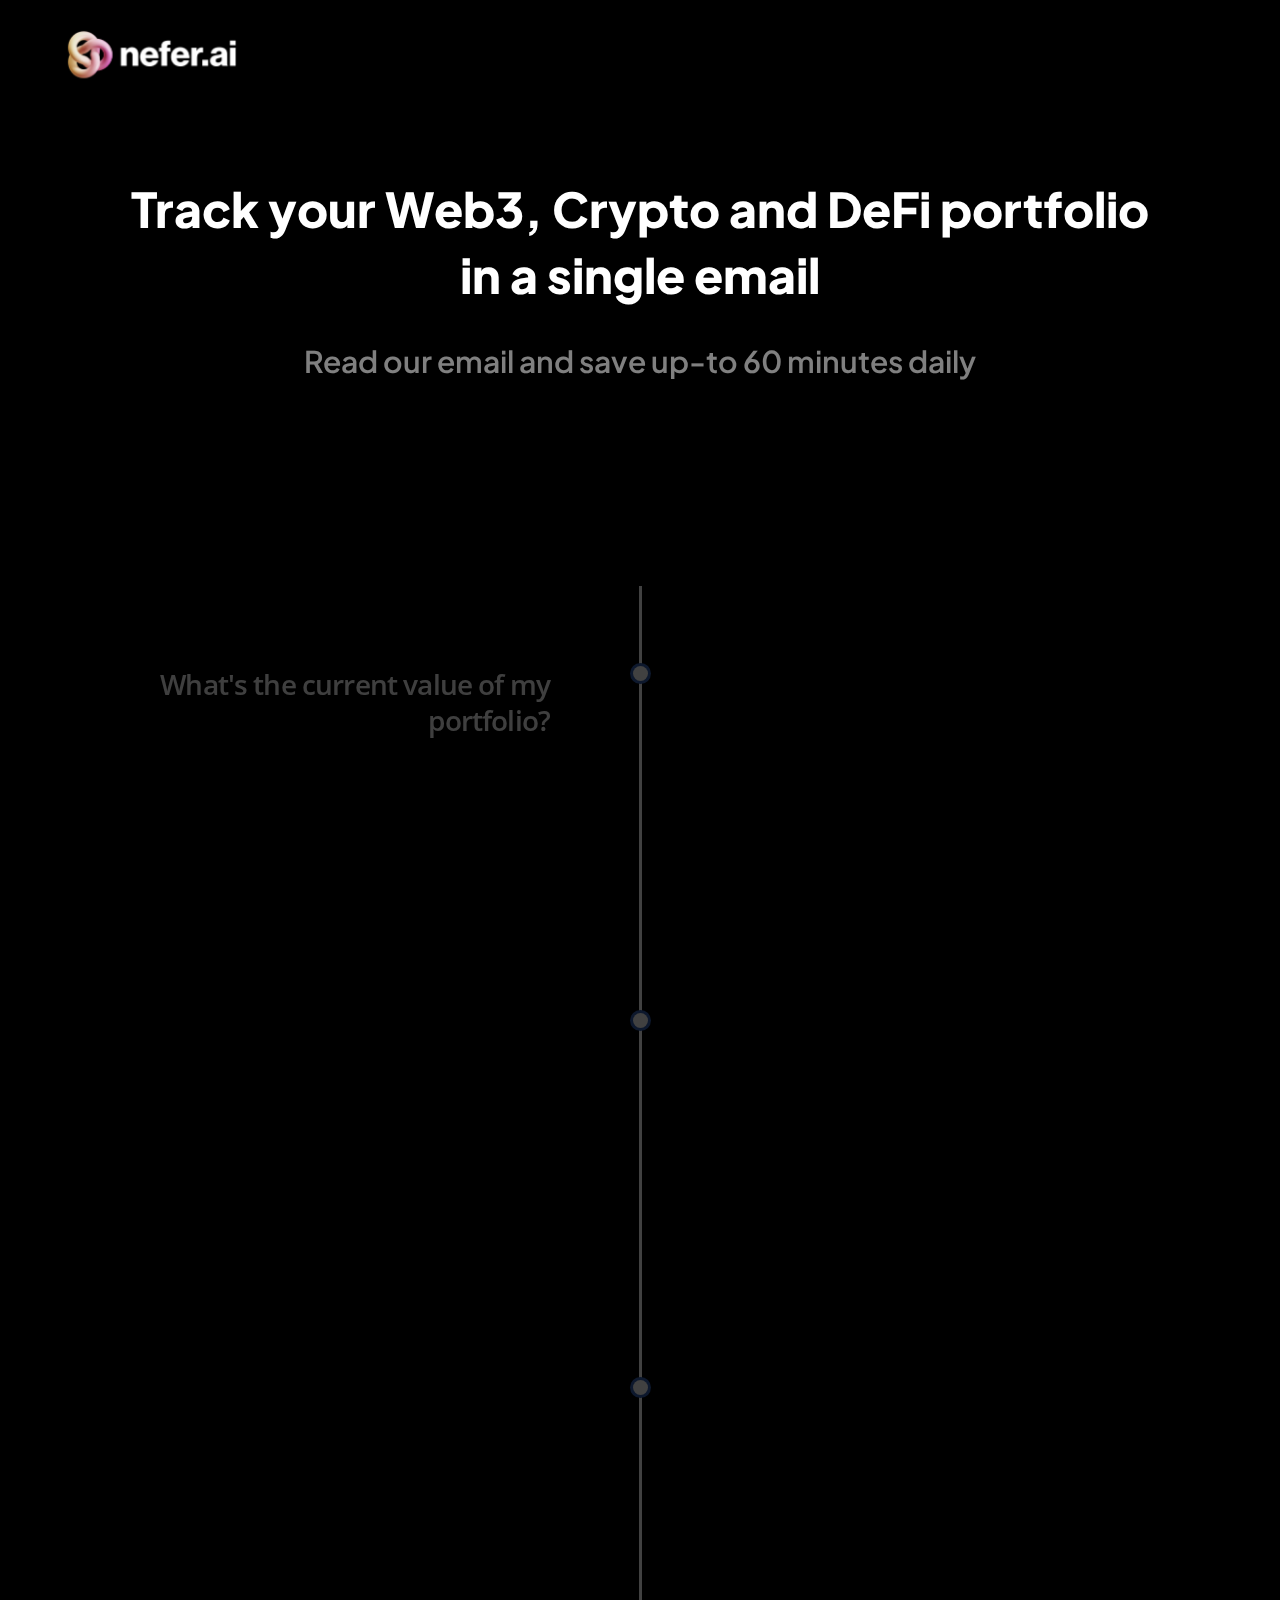
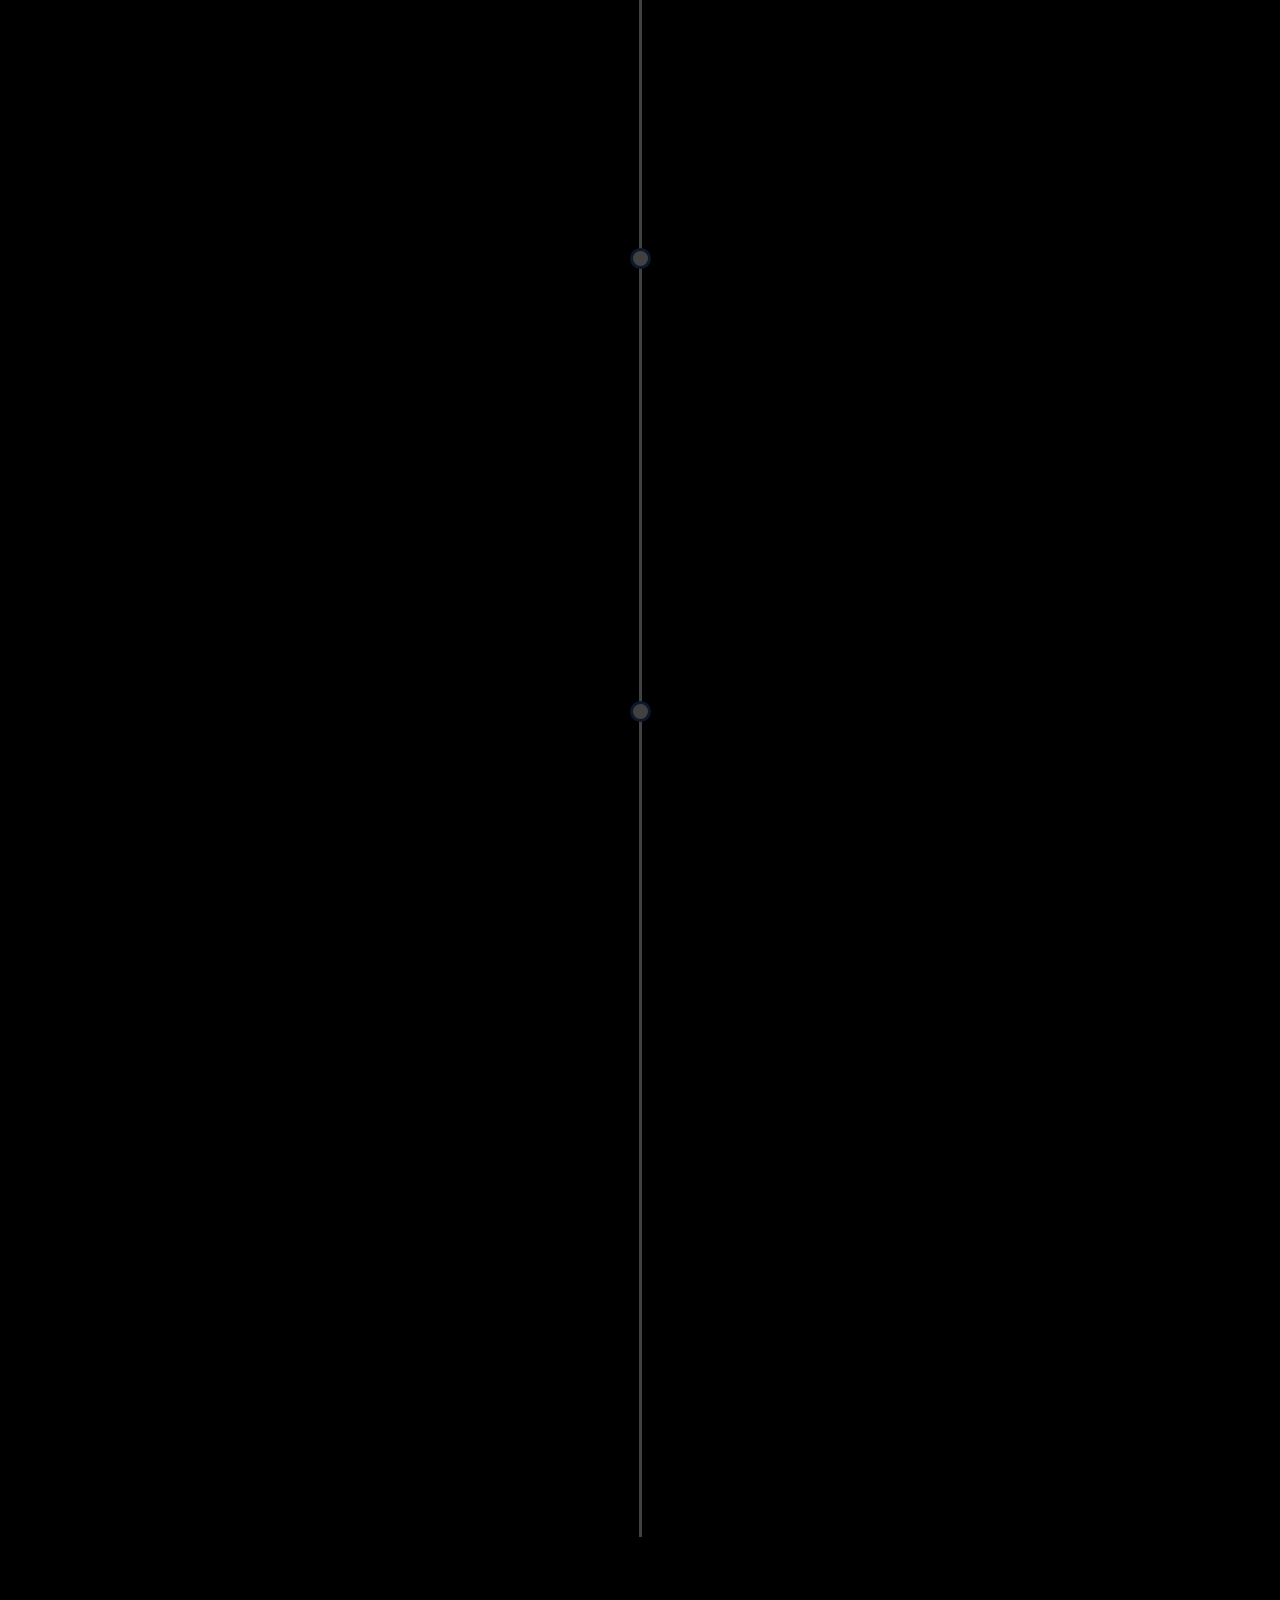
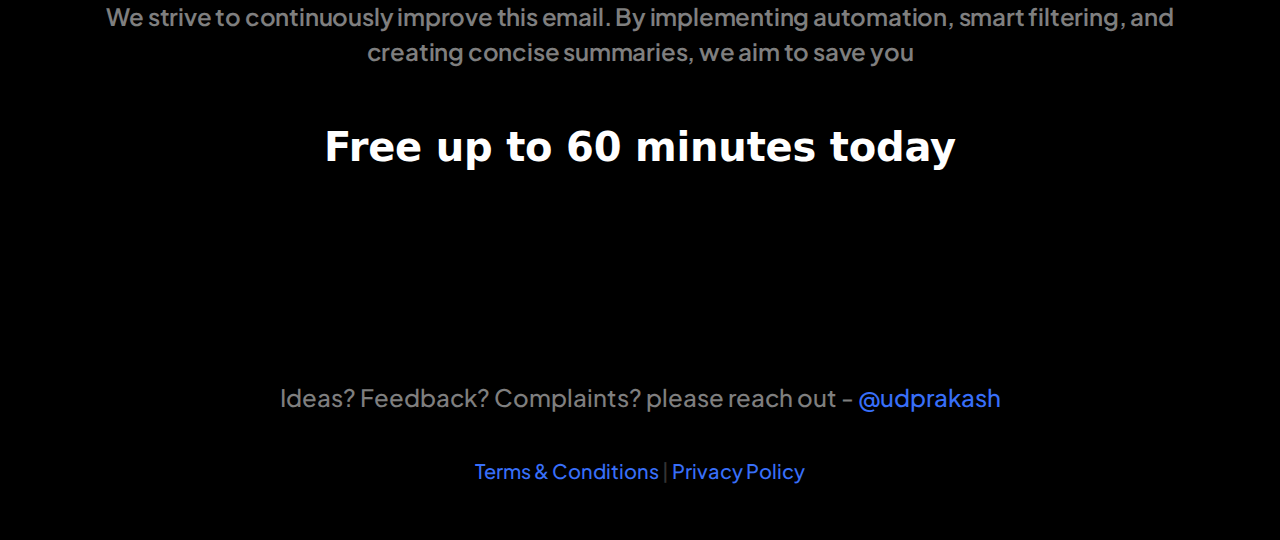
<file: nefer.ai/index.html>
<!DOCTYPE html>
<html
  data-wf-domain="nefer.ai.com"
  data-wf-page="63d94ee40a1ce741bc67de8d"
  data-wf-site="5cec55545d0f47cfe2a39a8e"
  class="w-mod-js"
>
  <head>
    <!-- Google Tag Manager -->
    <script>(function(w,d,s,l,i){w[l]=w[l]||[];w[l].push({'gtm.start':
    new Date().getTime(),event:'gtm.js'});var f=d.getElementsByTagName(s)[0],
    j=d.createElement(s),dl=l!='dataLayer'?'&l='+l:'';j.async=true;j.src=
    'https://www.googletagmanager.com/gtm.js?id='+i+dl;f.parentNode.insertBefore(j,f);
    })(window,document,'script','dataLayer','GTM-5M8RNFR6');</script>
    <!-- End Google Tag Manager -->
    
    <meta charset="utf-8" />
    <title>nefer.ai</title>
    <meta content="nefer.ai product nefer" name="description" />
    <meta content="nefer" property="og:title" />
    <meta content="nefer.ai product nefer" property="og:description" />
    <meta content="nefer" property="twitter:title" />
    <meta content="nefer.ai product nefer" property="twitter:description" />
    <meta property="og:type" content="website" />
    <meta content="summary_large_image" name="twitter:card" />
    <meta content="width=device-width, initial-scale=1" name="viewport" />
    <link
      href="css/nefer.ai.css"
      rel="stylesheet"
      type="text/css"
    />
    <link rel="stylesheet" href="https://unpkg.com/aos@next/dist/aos.css" />
    <link href="https://fonts.googleapis.com/css2?family=Inter:wght@700;900&family=Plus+Jakarta+Sans:wght@400;700&family=Poppins:ital,wght@0,900;1,100&display=swap" rel="stylesheet">
    <link href="https://fonts.googleapis.com" rel="preconnect" />
    <link
      href="https://fonts.gstatic.com"
      rel="preconnect"
      crossorigin="anonymous"
    />
    <script src="js/sdk.js" defer="" async=""></script>
    <script async="" src="js/gtm.js"></script>
    <script
      src="js/93eeba05216d46b5829111cdd8d1c3d668c30a2b94944afba29985c90d51e148.js"
      type="text/javascript"
      async=""
    ></script>
    <script src="js/webfont.js" type="text/javascript"></script>
    <script type="text/javascript">
      WebFont.load({
        google: {
          families: [
            "Open Sans:300,300italic,400,400italic,600,600italic,700,700italic,800,800italic",
            "Lato:100,100italic,300,300italic,400,400italic,700,700italic,900,900italic",
            "Inter:regular",
            "Inter:100,200,300,regular,500,600,700,800,900",
          ],
        },
      });
    </script>
    <script type="text/javascript">
      !(function (o, c) {
        var n = c.documentElement,
          t = " w-mod-";
        (n.className += t + "js"),
          ("ontouchstart" in o ||
            (o.DocumentTouch && c instanceof DocumentTouch)) &&
            (n.className += t + "touch");
      })(window, document);
    </script>
    <link
      href="img/11.png"
      rel="shortcut icon"
      type="image/x-icon"
    />
    <link href="nefer.ai.com/nefer.ai" rel="canonical" />
    <script
      async=""
      src="https://www.googletagmanager.com/gtag/js?id=G-XRNGNN68YN"
    ></script>
    <script type="text/javascript">
      window.dataLayer = window.dataLayer || [];
      function gtag() {
        dataLayer.push(arguments);
      }
      gtag("js", new Date());
      gtag("config", "G-XRNGNN68YN", { anonymize_ip: true });
    </script>
    <meta name="theme-color" content="#0d182d" />
    <meta
      name="trustpilot-one-time-domain-verification-id"
      content="3641319f-c143-4329-897d-24ab2fc0a1f4"
    />
    <meta
      name="“google-site-verification”"
      content="L-mjsu2UrMpA2GXE9QtaPB72-V7oVMpK1KhZM9yKFl8"
    />
    <meta
      name="google-site-verification"
      content="k2ldg1fBSGbRHhOzdTZMQhslM7jwhYMU43-OCHX2Cw4"
    />
    <script type="application/ld+json">
      {
        "@context": "https://schema.org",
        "@type": "Organization",
        "name": "nefer.ai",
        "url": "https://nefer.ai.com",
        "logo": "https://assets-global.website-files.com/5cec55545d0f47cfe2a39a8e/5e9aacff05bf3ab1bb0f86b4_ss-horizontal-light.png",
        "sameAs": [
          "https://www.facebook.com/ShapeShiftPlatform/",
          "https://twitter.com/nefer.ai",
          "https://www.instagram.com/shapeshift_io/",
          "https://www.youtube.com/channel/UCu3maYVeb18l2b1gqjO5KeQ",
          "https://medium.com/nefer.ai-stories",
          "https://t.me/shapeshiftofficial",
          "https://discordapp.com/invite/dVVkMhb"
        ]
      }
    </script>
    <!--- autopilot -->
    <script type="text/javascript">
      (function (o) {
        var b = "https://instantfox.co/anywhere/",
          t =
            "93eeba05216d46b5829111cdd8d1c3d668c30a2b94944afba29985c90d51e148",
          a = (window.AutopilotAnywhere = {
            _runQueue: [],
            run: function () {
              this._runQueue.push(arguments);
            },
          }),
          c = encodeURIComponent,
          s = "SCRIPT",
          d = document,
          l = d.getElementsByTagName(s)[0],
          p =
            "t=" +
            c(d.title || "") +
            "&u=" +
            c(d.location.href || "") +
            "&r=" +
            c(d.referrer || ""),
          j = "text/javascript",
          z,
          y;
        if (!window.Autopilot) window.Autopilot = a;
        if (o.app) p = "devmode=true&" + p;
        z = function (src, asy) {
          var e = d.createElement(s);
          e.src = src;
          e.type = j;
          e.async = asy;
          l.parentNode.insertBefore(e, l);
        };
        y = function () {
          z(b + t + "?" + p, true);
        };
        if (window.attachEvent) {
          window.attachEvent("onload", y);
        } else {
          window.addEventListener("load", y, false);
        }
      })({});
    </script>

    <!-- Google Tag Manager -->
    <!-- <script>
      (function (w, d, s, l, i) {
        w[l] = w[l] || [];
        w[l].push({ "gtm.start": new Date().getTime(), event: "gtm.js" });
        var f = d.getElementsByTagName(s)[0],
          j = d.createElement(s),
          dl = l != "dataLayer" ? "&l=" + l : "";
        j.async = true;
        j.src = "https://www.googletagmanager.com/gtm.js?id=" + i + dl;
        f.parentNode.insertBefore(j, f);
      })(window, document, "script", "dataLayer", "GTM-53B4C7V");
    </script> -->
    <!-- End Google Tag Manager -->
    <!-- segment -->
    <script>
      !(function () {
        var analytics = (window.analytics = window.analytics || []);
        if (!analytics.initialize)
          if (analytics.invoked)
            window.console &&
              console.error &&
              console.error("Segment snippet included twice.");
          else {
            analytics.invoked = !0;
            analytics.methods = [
              "trackSubmit",
              "trackClick",
              "trackLink",
              "trackForm",
              "pageview",
              "identify",
              "reset",
              "group",
              "track",
              "ready",
              "alias",
              "debug",
              "page",
              "once",
              "off",
              "on",
            ];
            analytics.factory = function (t) {
              return function () {
                var e = Array.prototype.slice.call(arguments);
                e.unshift(t);
                analytics.push(e);
                return analytics;
              };
            };
            for (var t = 0; t < analytics.methods.length; t++) {
              var e = analytics.methods[t];
              analytics[e] = analytics.factory(e);
            }
            analytics.load = function (t, e) {
              var n = document.createElement("script");
              n.type = "text/javascript";
              n.async = !0;
              n.src =
                "https://cdn.segment.com/analytics.js/v1/" +
                t +
                "/analytics.min.js";
              var a = document.getElementsByTagName("script")[0];
              a.parentNode.insertBefore(n, a);
              analytics._loadOptions = e;
            };
            analytics.SNIPPET_VERSION = "4.1.0";
            analytics.page();
          }
      })();
    </script>
    <script
      crossorigin="anonymous"
      src="js/consent-manager.js"
      defer=""
      data-container="#segment-banner"
      data-writekey="efex87WWQawjvmUds3L8M9uFWzIzUPDl"
      data-bannercontent="We use cookies (and other similar technologies) to collect data to improve your experience on our site."
      data-bannersubcontent="You can change your preferences at any time."
      data-preferencesdialogtitle="Website Data Collection Preferences"
      data-preferencesdialogcontent="We use data collected by cookies and JavaScript libraries to improve your browsing experience, analyze site traffic, deliver personalized advertisements, and increase the overall performance of our site."
      data-canceldialogtitle="Are you sure you want to cancel?"
      data-canceldialogcontent="Your preferences have not been saved. By continuing to use our website, you՚re agreeing to our Website Data Collection Policy."
    ></script>
    <style>
      #segment-banner > div > div {
        position: fixed;
        background-color: #10151f;
        left: 0;
        right: 0;
        bottom: 0;
        z-index: 999999;
      }
      #segment-banner p {
        color: white;
        margin-bottom: 0;
        font-size: 14px;
        line-height: 2em;
      }

      .navbar-bg {
        background-color: #000;
        transform: translateY(-20px);
      }
      .line-breaker::before {
        line-height: 1.4;
        font-style: italic;
        text-indent: 0.6em;
        letter-spacing: 0.6em;
        content: "...";
      }
      .line-breaker {
        text-align: center;
        margin-top: 30px;
        border: none;
        font-size: 28px;
        font-weight: 300;
        height: auto;
      }
    </style>

    <link rel="alternate" hreflang="en" href="https://nefer.ai.com" />
    <link rel="alternate" hreflang="pt-br" href="https://br.nefer.ai.com" />
    <link rel="alternate" hreflang="fr" href="https://fr.nefer.ai.com" />
    <link rel="alternate" hreflang="es" href="https://es.nefer.ai.com" />

    <!-- <script type="text/javascript" src="js/weglot.min.js"></script> -->
    <!-- <script>
      Weglot.initialize({
        api_key: "wg_fd5d844da621553e8271fafd2fd6f04e0",
      });
    </script> -->
    <!-- Chat Woot -->
    <!-- <script>
      (function (d, t) {
        var BASE_URL = "https://app.chatwoot.com";
        var g = d.createElement(t),
          s = d.getElementsByTagName(t)[0];
        g.src = BASE_URL + "/packs/js/sdk.js";
        g.defer = true;
        g.async = true;
        s.parentNode.insertBefore(g, s);
        g.onload = function () {
          window.chatwootSDK.run({
            websiteToken: "jmoXp9BPMSPEYHeJX5YKT15Q",
            baseUrl: BASE_URL,
          });
        };
      })(document, "script");
    </script> -->
  </head>
  <body>
    <!-- Google Tag Manager (noscript) -->
    <noscript><iframe src="https://www.googletagmanager.com/ns.html?id=GTM-5M8RNFR6"
    height="0" width="0" style="display:none;visibility:hidden"></iframe></noscript>
    <!-- End Google Tag Manager (noscript) -->
    <div class="nav-wrapper-outer">
      <div class="navbar transparent">
        
        <div class="navbar-inner-wrapper">
          <div class="navbar-brand">
            <a href="/" class="brand-logo w-inline-block"
              ><div class="brand-logo-icon">
                <img
                  src="img/NeferLogo.png"
                  alt=""
                  class="brand-fox"
                /></div
            ></a>
          </div>
          <!-- <div
            id="menu-toggle"
            data-w-id="75fde98e-13e1-8ae1-2be9-1c1b2de14e52"
            class="mobile-menu-button"
          >
            <a href="#" class="mobile-toggle w-inline-block"
              ><div class="menu-toggle-top"></div>
              <div class="menu-toggle-middle"></div>
              <div class="menu-toggle-bottom"></div
            ></a>
          </div> -->
        </div>
        <div class="w-embed"><div class="branch-journeys-top"></div></div>
      </div>
    </div>
    <div class="page-wrapper">
      <div class="section-hero">
        <div class="background-layer"></div>
        <div class="container-18">
          <div class="padding-vertical-xxlarge">
            <div class="timeline-hero_heading-wrapper">
              <div class="margin-bottom-medium">
                <h4 class="heading-401" data-aos="fade-up"
                data-aos-offset="0"
                data-aos-duration="1000"
               >Track your Web3, Crypto and DeFi portfolio <br>
                in a single email</h4>
                <h3 class="heading-402" data-aos="fade-down"
                data-aos-offset="0"
                data-aos-duration="1000"
                >Read our email and save up-to 60 minutes daily</h3>
              </div>
            </div>
          </div>
        </div>
      </div>
      <div class="section-timeline-heading">
        <div class="container-18"></div>
      </div>
      <div class="section-timeline-2">
        <div class="container-18">
          <div class="timeline_component">
            <div class="timeline_progress">
              <div class="timeline_progress-bar"></div>
            </div>
            <div
              data-w-id="e9d497c9-65a9-1485-7824-7d1f13f43735"
              class="timeline_item"
            >
              <div
                id="w-node-e9d497c9-65a9-1485-7824-7d1f13f43736-bc67de8d"
                class="timeline_left"
              >
                <div class="timeline_date-text" 
                data-aos="fade-right"
                data-aos-offset="200"
                data-aos-duration="1000" >What's the current
                  value of my portfolio? <br>
                  <img class="saved" data-aos="fade-up-right" 
                  data-aos-offset="310" data-aos-duration="1000"
                  src="img/div.more-to-come1.png" alt="Description of the image">
                </div>
                
              </div>
              <div
                id="w-node-e9d497c9-65a9-1485-7824-7d1f13f43739-bc67de8d"
                class="timeline_centre"
              >
                <div class="timeline_circle"></div>
              </div>
              <div
                id="w-node-e9d497c9-65a9-1485-7824-7d1f13f4373b-bc67de8d"
                class="timeline_right"
              >
                <div>                 
                  <div class="timeline_text"   
                  data-aos="zoom-in-left"
                  data-aos-offset="300"
                  data-aos-duration="1000" >
                    Start your day informed. We bring you a concise USD 
                    figure of your portfolio, perfectly calculated in each email.
                  </div>
                  <img
                    class="porfolio_value_card" 
                    data-aos="zoom-in-left" 
                    data-aos-duration="1000",
                    data-aos-offset="300"
                    src="img/portfoliovalue.png"
                    alt="Description of the image"
                  />
                </div>
              </div>
            </div>
            <div
              data-w-id="e9d497c9-65a9-1485-7824-7d1f13f43741"
              class="timeline_item"
            >
              <div
                id="w-node-e9d497c9-65a9-1485-7824-7d1f13f43742-bc67de8d"
                class="timeline_left"
              >
              <div class="timeline_date-text"  
              data-aos="fade-right" 
              data-aos-offset="200" 
              data-aos-duration="1000" >What are the essential insights 
                from my portfolio? <br>
                <img class="saved" data-aos="fade-up-right" 
                data-aos-offset="300" data-aos-duration="1000"
                src="img/div.more-to-come 2.png" alt="Description of the image">
              </div>
              </div>
              <div
                id="w-node-e9d497c9-65a9-1485-7824-7d1f13f43745-bc67de8d"
                class="timeline_centre"
              >
                <div class="timeline_circle"></div>
              </div>
              <div class="timeline_right">
                <div>
                  <div class="timeline_text" 
                  data-aos="zoom-in-left" 
                  data-aos-offset="300" 
                  data-aos-duration="1000"  >
                    Our AI analyses your crypto portfolio holdings and 
                    like an expert provides your key highlights that you must be made aware of. 
                  </div>
                  <img
                    class="high_light" 
                    data-aos="zoom-in-left" 
                    data-aos-duration="1000",
                   data-aos-offset="280"
                   src="img/highlights.png"
                   alt="Description of the image"
                  />
                </div>
              </div>
            </div>
            <div
              data-w-id="e9d497c9-65a9-1485-7824-7d1f13f43754"
              class="timeline_item"
            >
              <div
                id="w-node-e9d497c9-65a9-1485-7824-7d1f13f43755-bc67de8d"
                class="timeline_left"
              >
                <div class="timeline_date-text"  
                data-aos="fade-right" 
                data-aos-offset="100" 
                data-aos-duration="1000" >
                  What are the individual P&L figures for each cryptocurrency I own?<br>
                  <img class="saved" data-aos="fade-up-right" 
                  data-aos-offset="300" data-aos-duration="1000"
                  src="img/div.more-to-come 3.png" alt="Description of the image">
                </div>
              </div>
              <div
                id="w-node-e9d497c9-65a9-1485-7824-7d1f13f43758-bc67de8d"
                class="timeline_centre"
              >
                <div class="timeline_circle"></div>
              </div>
              <div class="timeline_right">
                <div>
                  <div class="timeline_text" 
                  data-aos="zoom-in-left" 
                  data-aos-offset="200" 
                  data-aos-duration="1000"  >
                    We provide a concise table of your crypto holdings, showing current market values, 
                    all-time highs (ATH), all-time lows (ATL), and your gains or losses, 
                    giving you a quick snapshot of your investment performance.
                  </div>
                  <img
                   class="tracke_r" data-aos="zoom-in-left" 
                   data-aos-duration="1000",
                   data-aos-offset="280"
                   src="img/tracker.png"
                   alt="Description of the image"
                  />
                </div>
              </div>
            </div>
            <div
              data-w-id="e9d497c9-65a9-1485-7824-7d1f13f4376e"
              class="timeline_item"
            >
              <div
                id="w-node-e9d497c9-65a9-1485-7824-7d1f13f4376f-bc67de8d"
                class="timeline_left"
              >
                <div class="timeline_date-text"  
                data-aos="fade-right" 
                data-aos-offset="100" 
                data-aos-duration="1000"  >
                  Which major news stories are currently influencing my cryptocurrency holdings?<br>
                  <img class="saved" data-aos="fade-up-right" 
                  data-aos-offset="300" data-aos-duration="1000"
                  src="img/div.more-to-come (4).png" alt="Description of the image">
                </div>
                
              </div>
              <div
                id="w-node-e9d497c9-65a9-1485-7824-7d1f13f43772-bc67de8d"
                class="timeline_centre"
              >
                <div class="timeline_circle"></div>
              </div>
              <div class="timeline_right">
                <div>
                  <div class="timeline_text"  
                  data-aos="zoom-in-left" 
                  data-aos-offset="250" 
                  data-aos-duration="1000"  >
                    We streamline your crypto news experience by analyzing your portfolio, 
                    then scouring the web for relevant articles. Using our AI, we craft concise 2-3 line summaries of the key information you need. Want more details? 
                    Just click on a summary to go straight to the original source. 
                    Save your time for what matters; let us filter out the noise and keep you informed efficiently
                  </div>
                  <img
                   class="new_s" data-aos="zoom-in-left" data-aos-duration="1000",
                   data-aos-offset="280"
                   src="img/news.png"
                   alt="Description of the image"
                  />
                </div>
              </div>
            </div>
            <div
              data-w-id="498b6114-dff3-4483-eaa6-9fbc1302ed84"
              class="timeline_item"
            >
              <div
                id="w-node-_498b6114-dff3-4483-eaa6-9fbc1302ed85-bc67de8d"
                class="timeline_left"
              >
                <div class="timeline_date-text">
                  <p class="timeline_date-text" 
                  data-aos="fade-right" 
                  data-aos-offset="200" 
                  data-aos-duration="100">
                   <img src="img/twitter.png" alt="Twitter Logo"style="max-width:27px; position: relative; top:-3px"> </span>
                  Keep an eye on the latest activity from the official Twitter handles of the cryptos in your portfolio <span> 
                   </p>
                  <img  
                    class="saved" 
                    data-aos="fade-up-right" 
                    data-aos-offset="400" 
                    src="img/div.more-to-come 5.png" 
                    alt="dec"
                  />
                </div>
              </div>
              <div
                id="w-node-_498b6114-dff3-4483-eaa6-9fbc1302ed88-bc67de8d"
                class="timeline_centre"
              >
                <div class="timeline_circle"></div>
              </div>
              <div class="timeline_right">
                <div>
                  <div class="timeline_text" 
                  data-aos="zoom-in-left" 
                  data-aos-offset="300" 
                  data-aos-duration="1000"  >
                    We track the official Twitter handles of the cryptocurrencies in your portfolio and provide a daily digest of their latest posts, 
                    ensuring you don't miss any important updates from these sources
                  </div>
                    <img
                     class="tweets" 
                     data-aos="zoom-in-left" 
                     data-aos-offset="350" 
                     data-aos-duration="1000"
                     src="img/tweetcar1.png"
                     alt="tweeimage"
                    />
                    <img
                     class="tweets" 
                     data-aos="zoom-in-left" 
                     data-aos-offset="350" 
                     data-aos-duration="1000"
                     src="img/tweetcard2.png"
                     alt="tweeimage"
                    />
                </div>
              </div>
            </div>

          </div>
        </div>
      </div>
    </div>
    <div class="section-footer home">
      <div class="wrapperbottom">
        <div class="footer_text1">
          We strive to continuously improve this email. 
          By implementing automation, smart filtering, and creating concise summaries, we aim to save  you 
        </div>
        <div class="footerline">
          Free up to 60 minutes today
          <a href="http://app.nefer.ai/.com" target="_blank"></a>
        </div>
        <img
         class="get" data-aos="zoom-out-left"
         src="img/getstarted.png"
         alt="tweeimage"
        />
      </div>
      <div class="we">
        Ideas? Feedback? Complaints? please reach out - <a href="https://twitter.com/UdPrakash" target="_blank">@udprakash</a>
      </div> 
      <div class="ter"> 
        <a href="terms.html">Terms & Conditions</a> | <a href="privacy.html">Privacy Policy</a>
      </div>   
    </div>
    <script
      src="js/jquery-3.5.1.min.dc5e7f18c8.js"
      type="text/javascript"
      crossorigin="anonymous"
    ></script>
    <script src="js/nefer.ai.js" type="text/javascript"></script>
    <!-- <script>
(function (a) {
  const search = location.search

  a.forEach(item => {
    if (item.href.includes('?')) {
      let updatedSearch = search.replace('?', '&')
      item.href += updatedSearch
    } else {
      item.href += search
    }
  })
})(document.querySelectorAll('a.button, a.icon-exchange, .card-device.keepkey'))
</script> -->

    <script>
      function navBgChange() {
        if ($(".navbar").length) var scrollDis = $(".navbar").offset().top;
        if (scrollDis >= 100) {
          $(".navbar").addClass("navbar-bg");
        } else {
          $(".navbar").removeClass("navbar-bg");
        }
      }
      $(window).scroll(navBgChange);
      $(document).ready(navBgChange);

      specialLinkHelper = () => {
        if ($(window).width() <= 992) {
          $(".dropdown-special").click(function (e) {
            e.preventDefault();
          });
        } else {
          $(".dropdown-special").click(function (e) {
            $(this).unbind("click").click();
          });
        }
      };
      specialLinkHelper();
      window.addEventListener("resize", specialLinkHelper);
    </script>
    
    <script src="https://unpkg.com/aos@next/dist/aos.js"></script>
    <script>
      AOS.init();
    </script>
  </body>
</html>
</file>
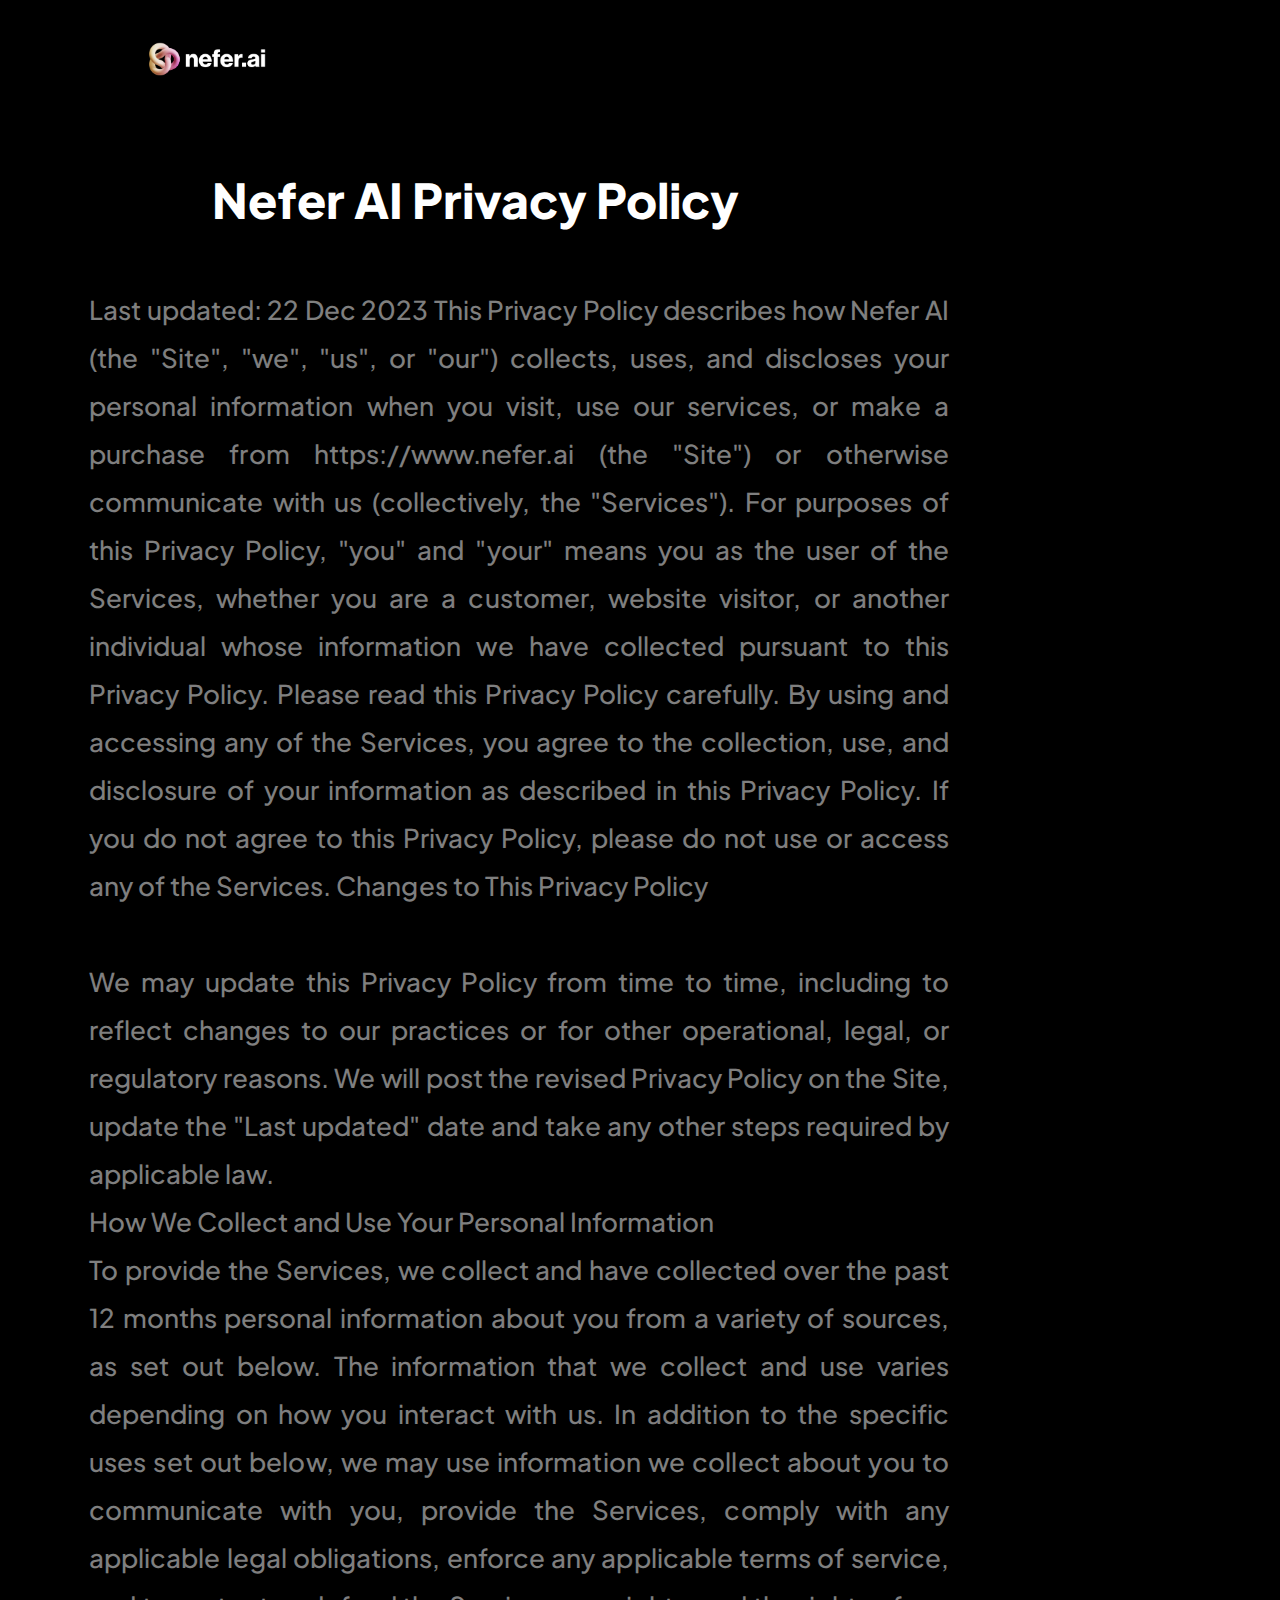
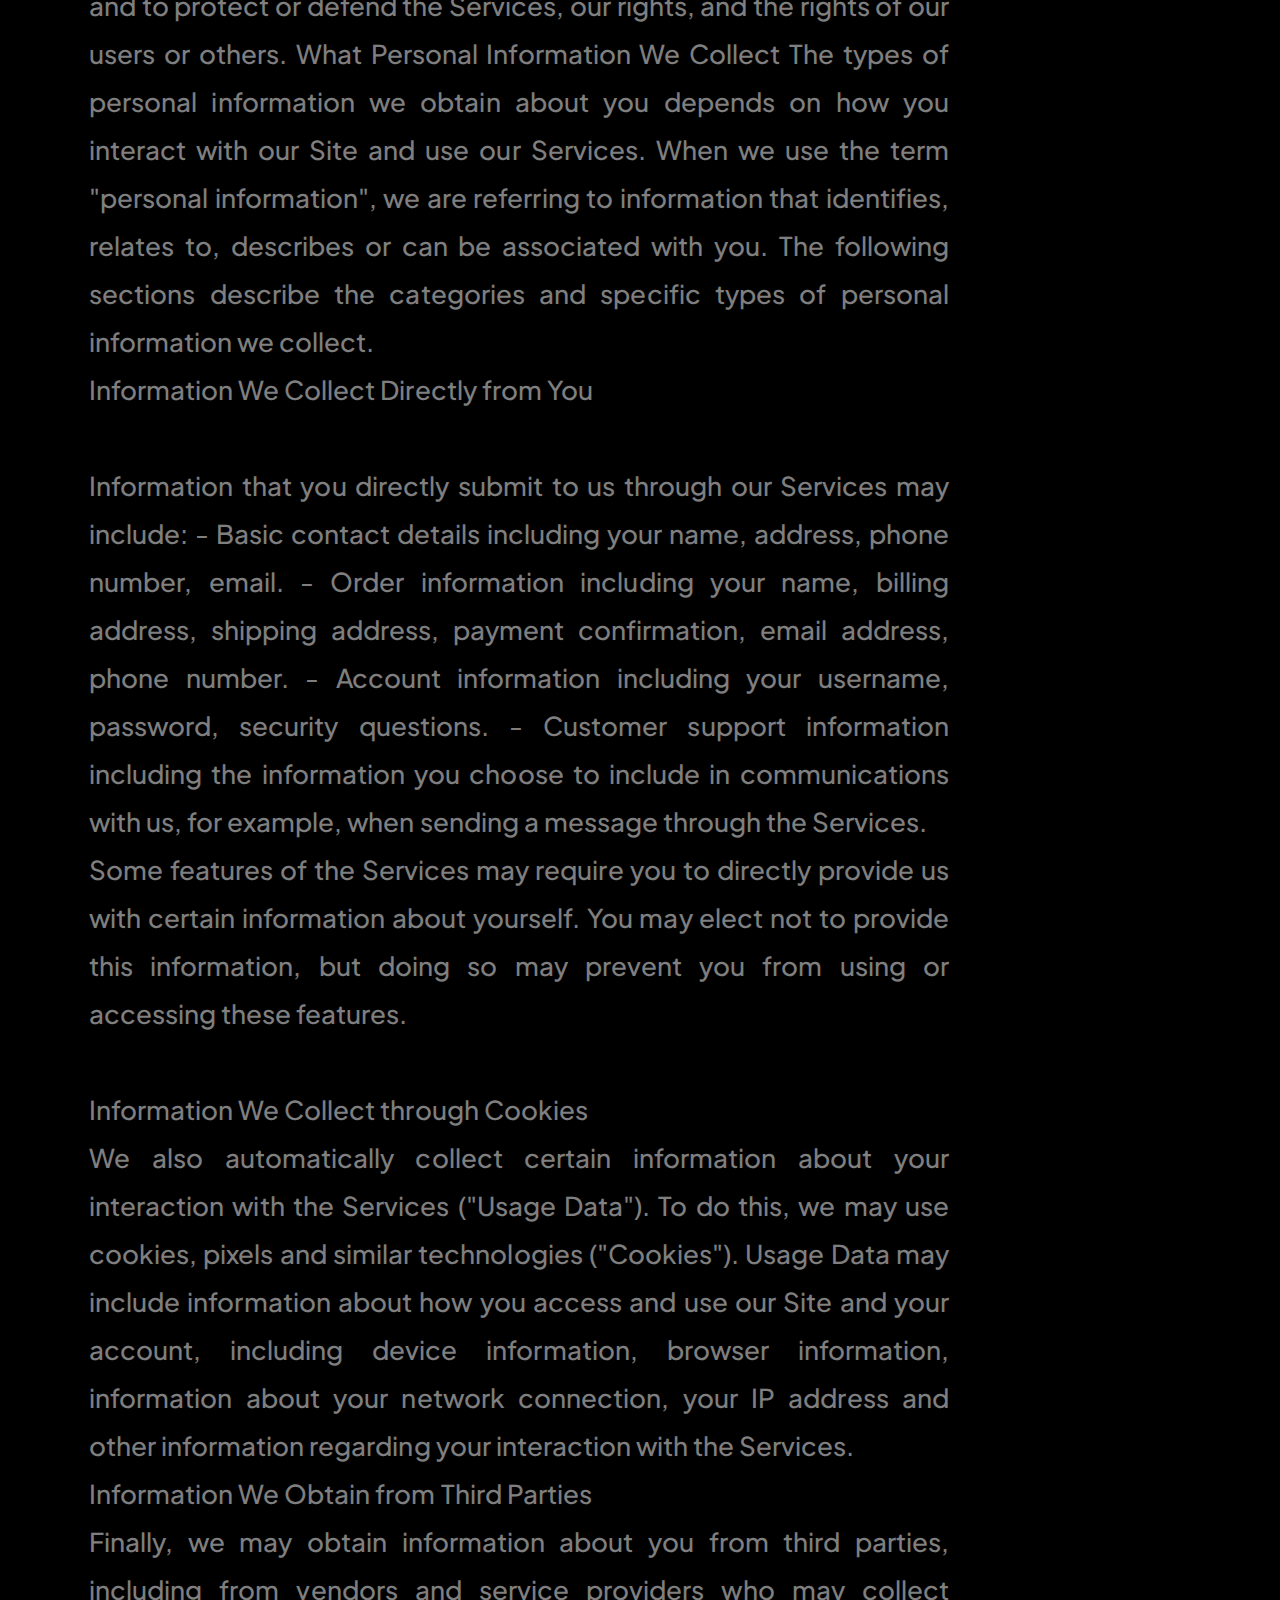
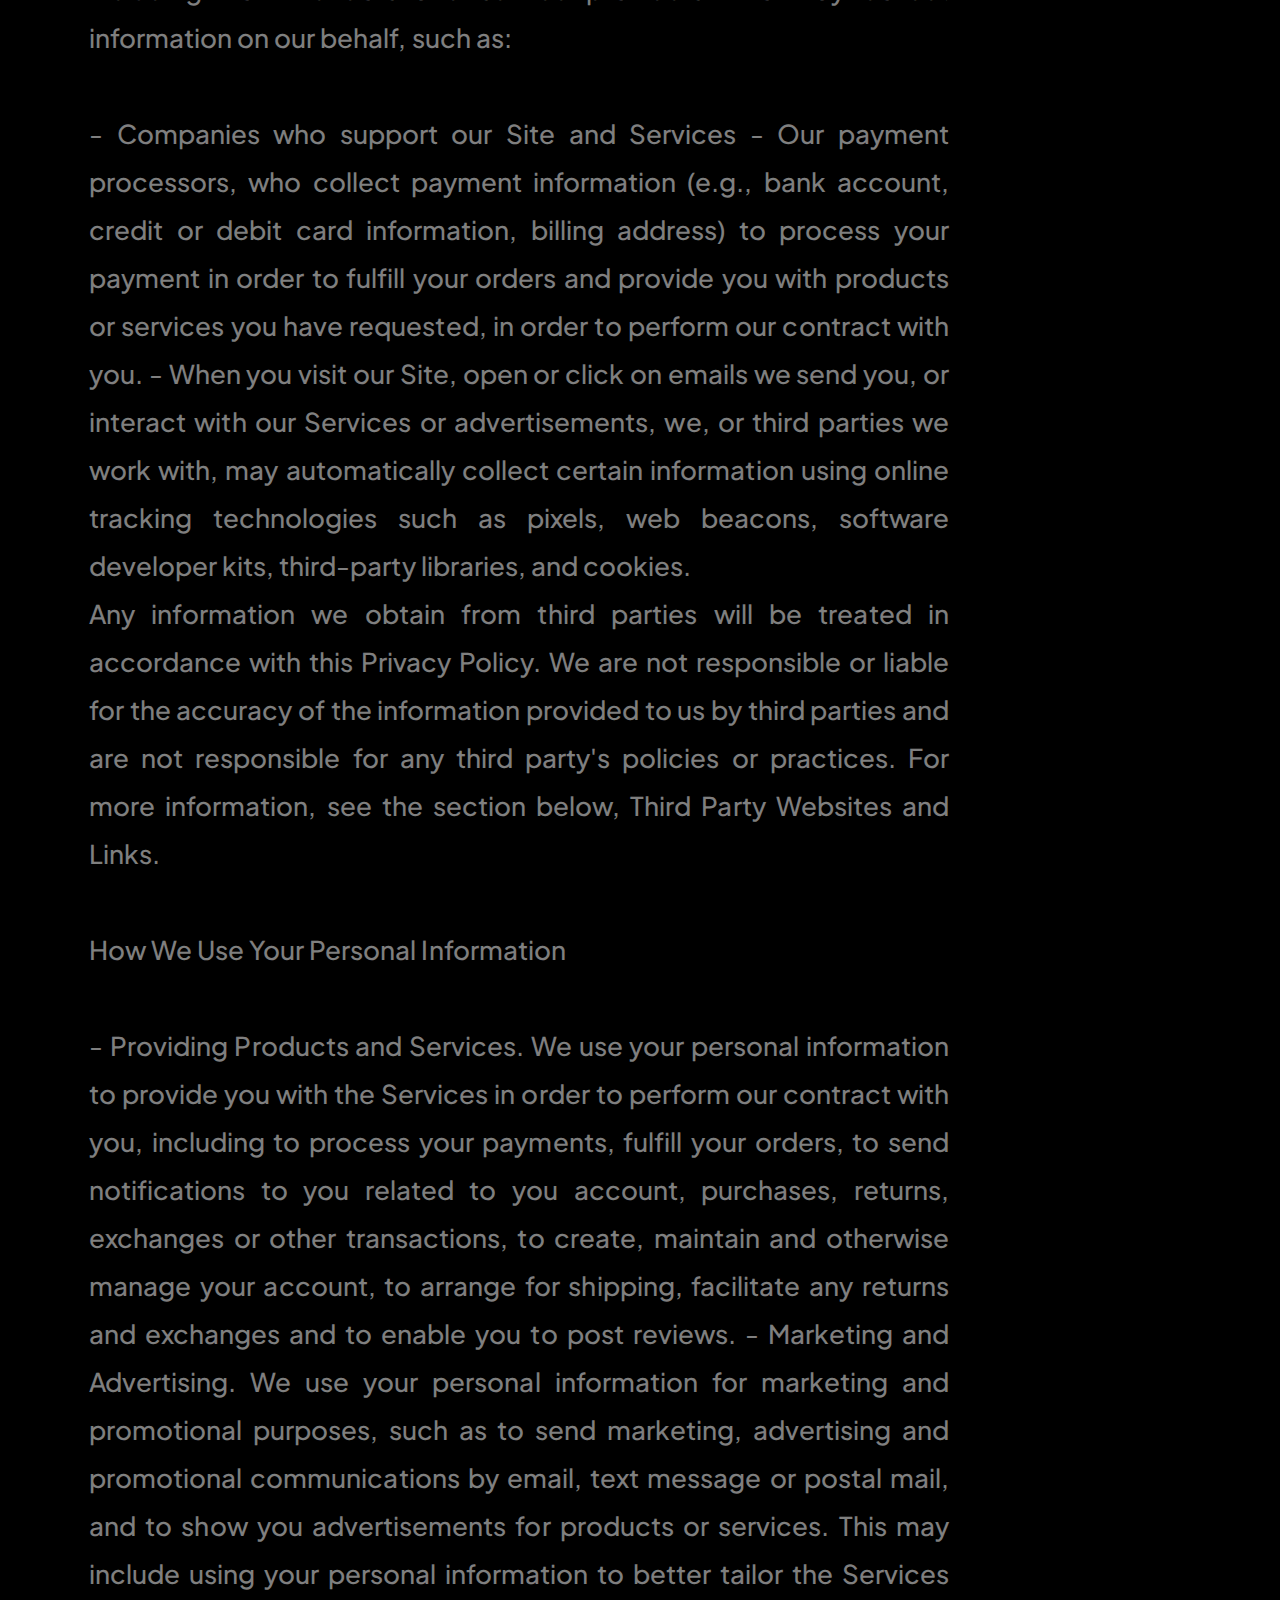
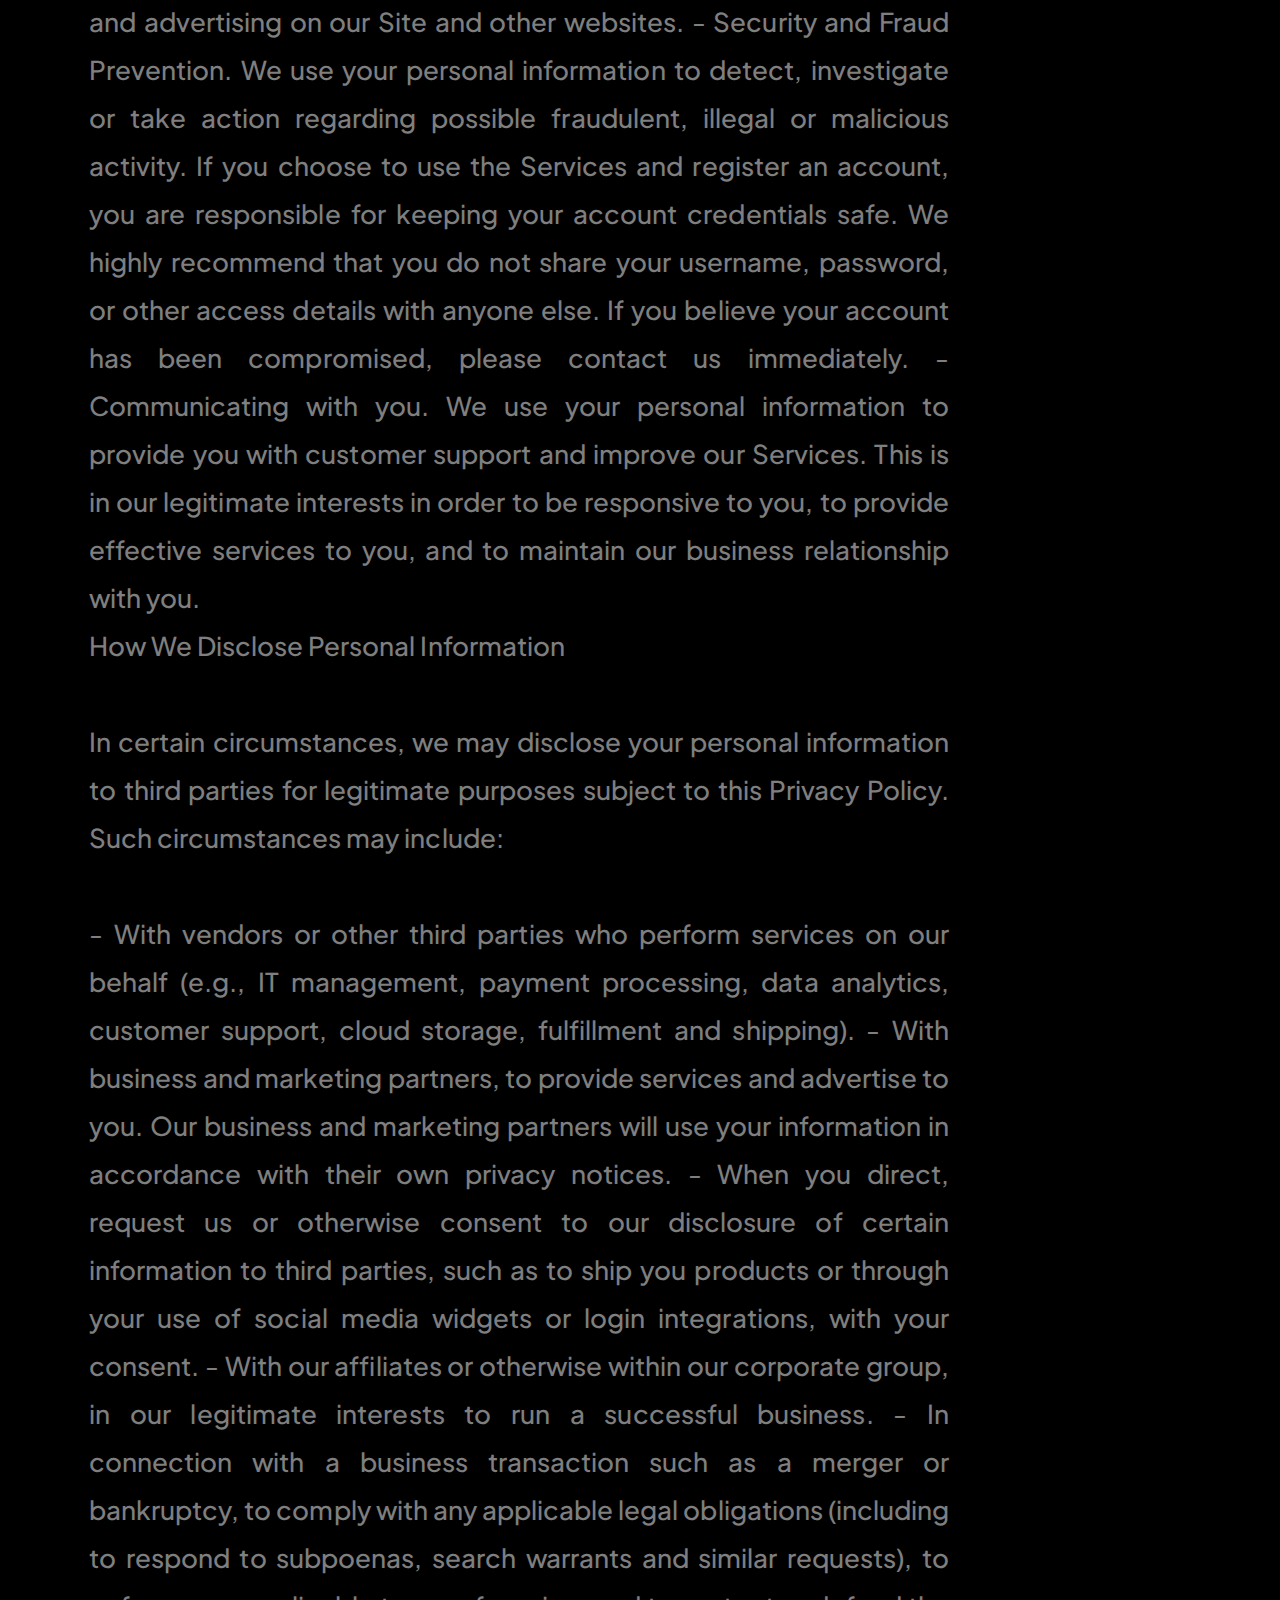
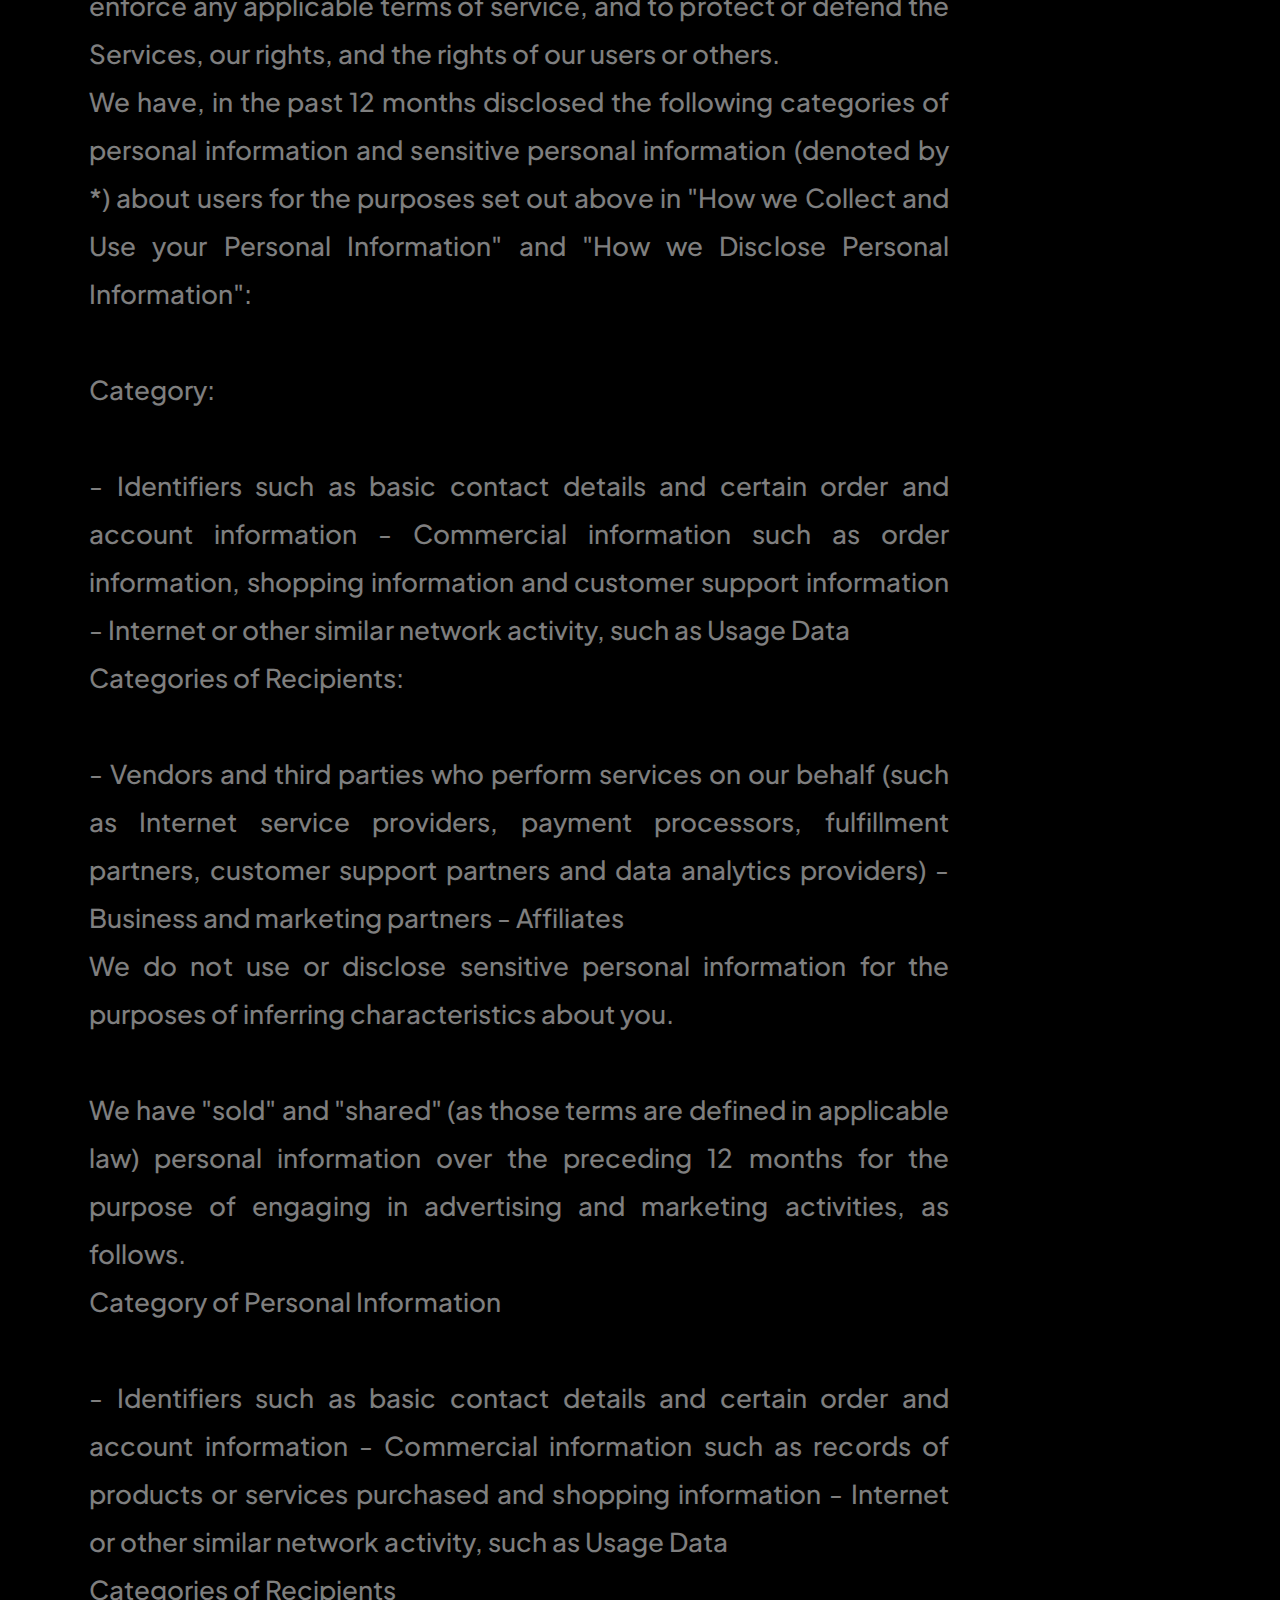
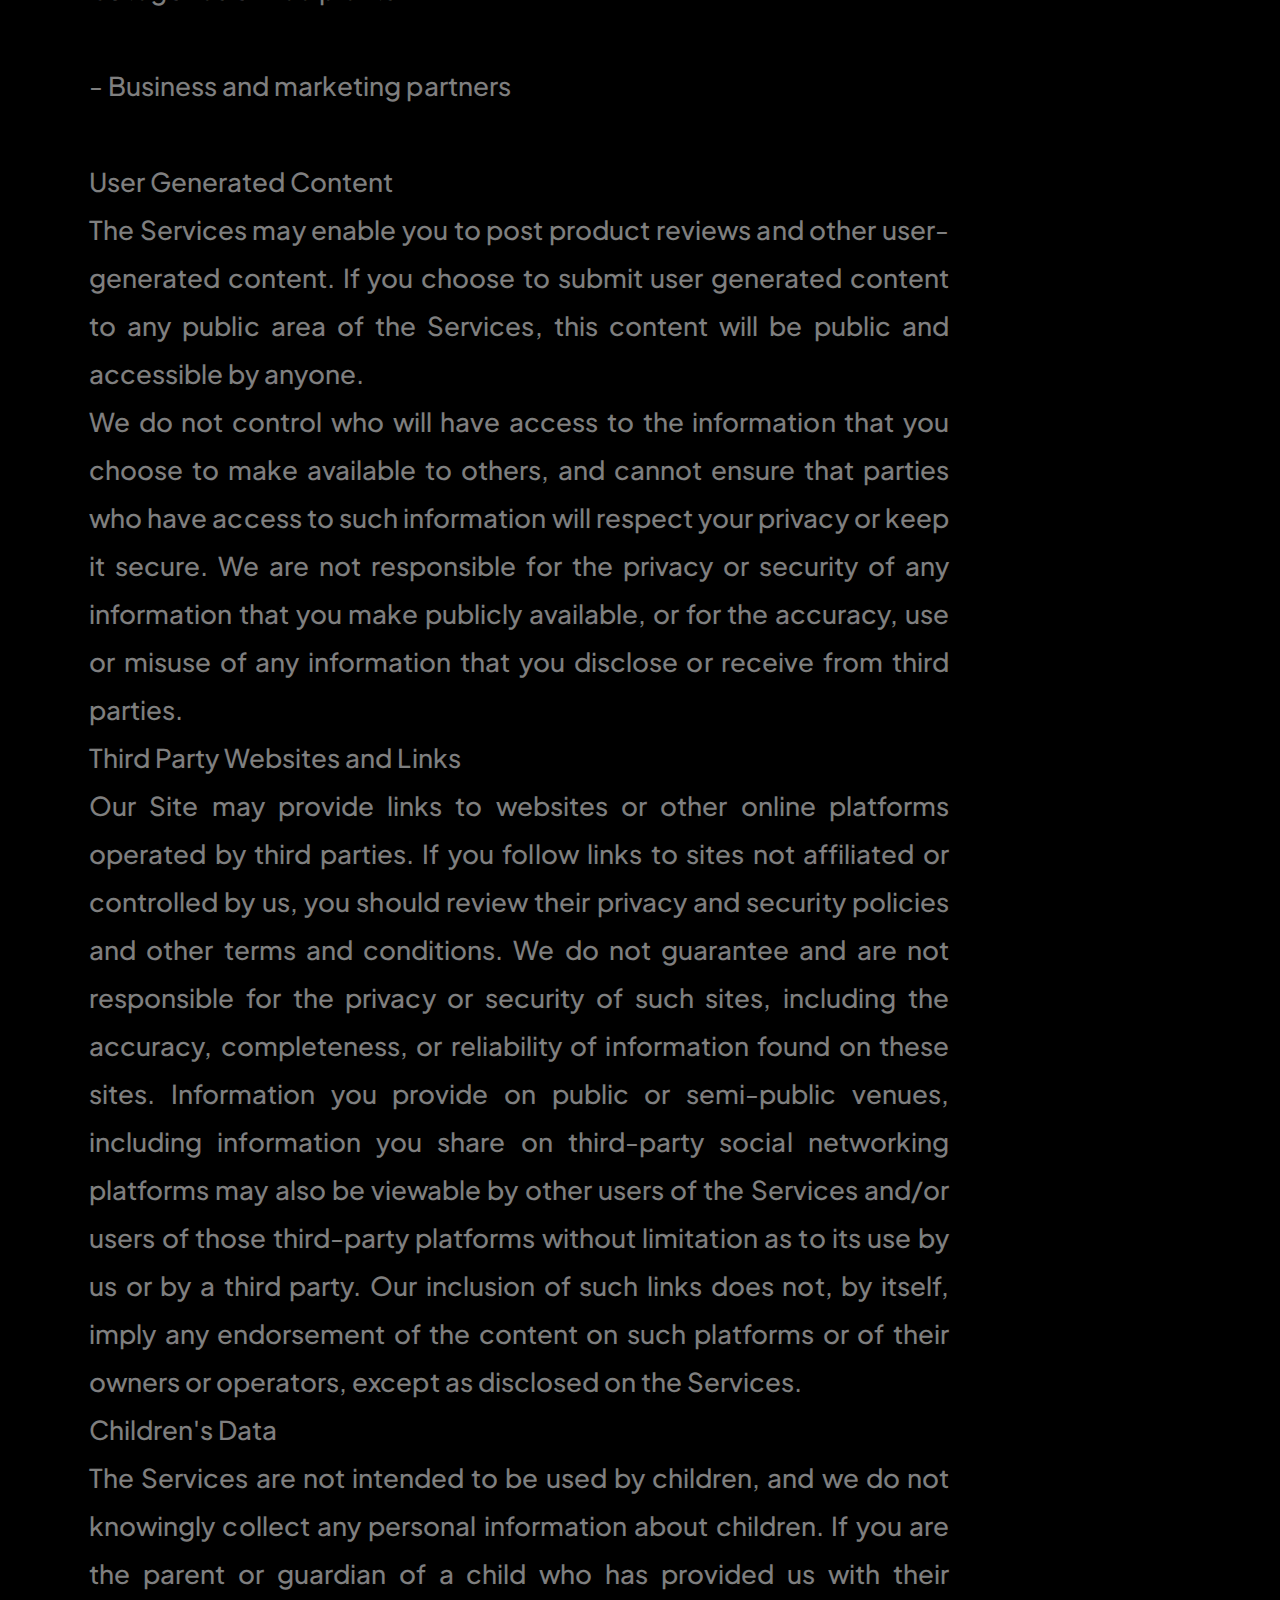
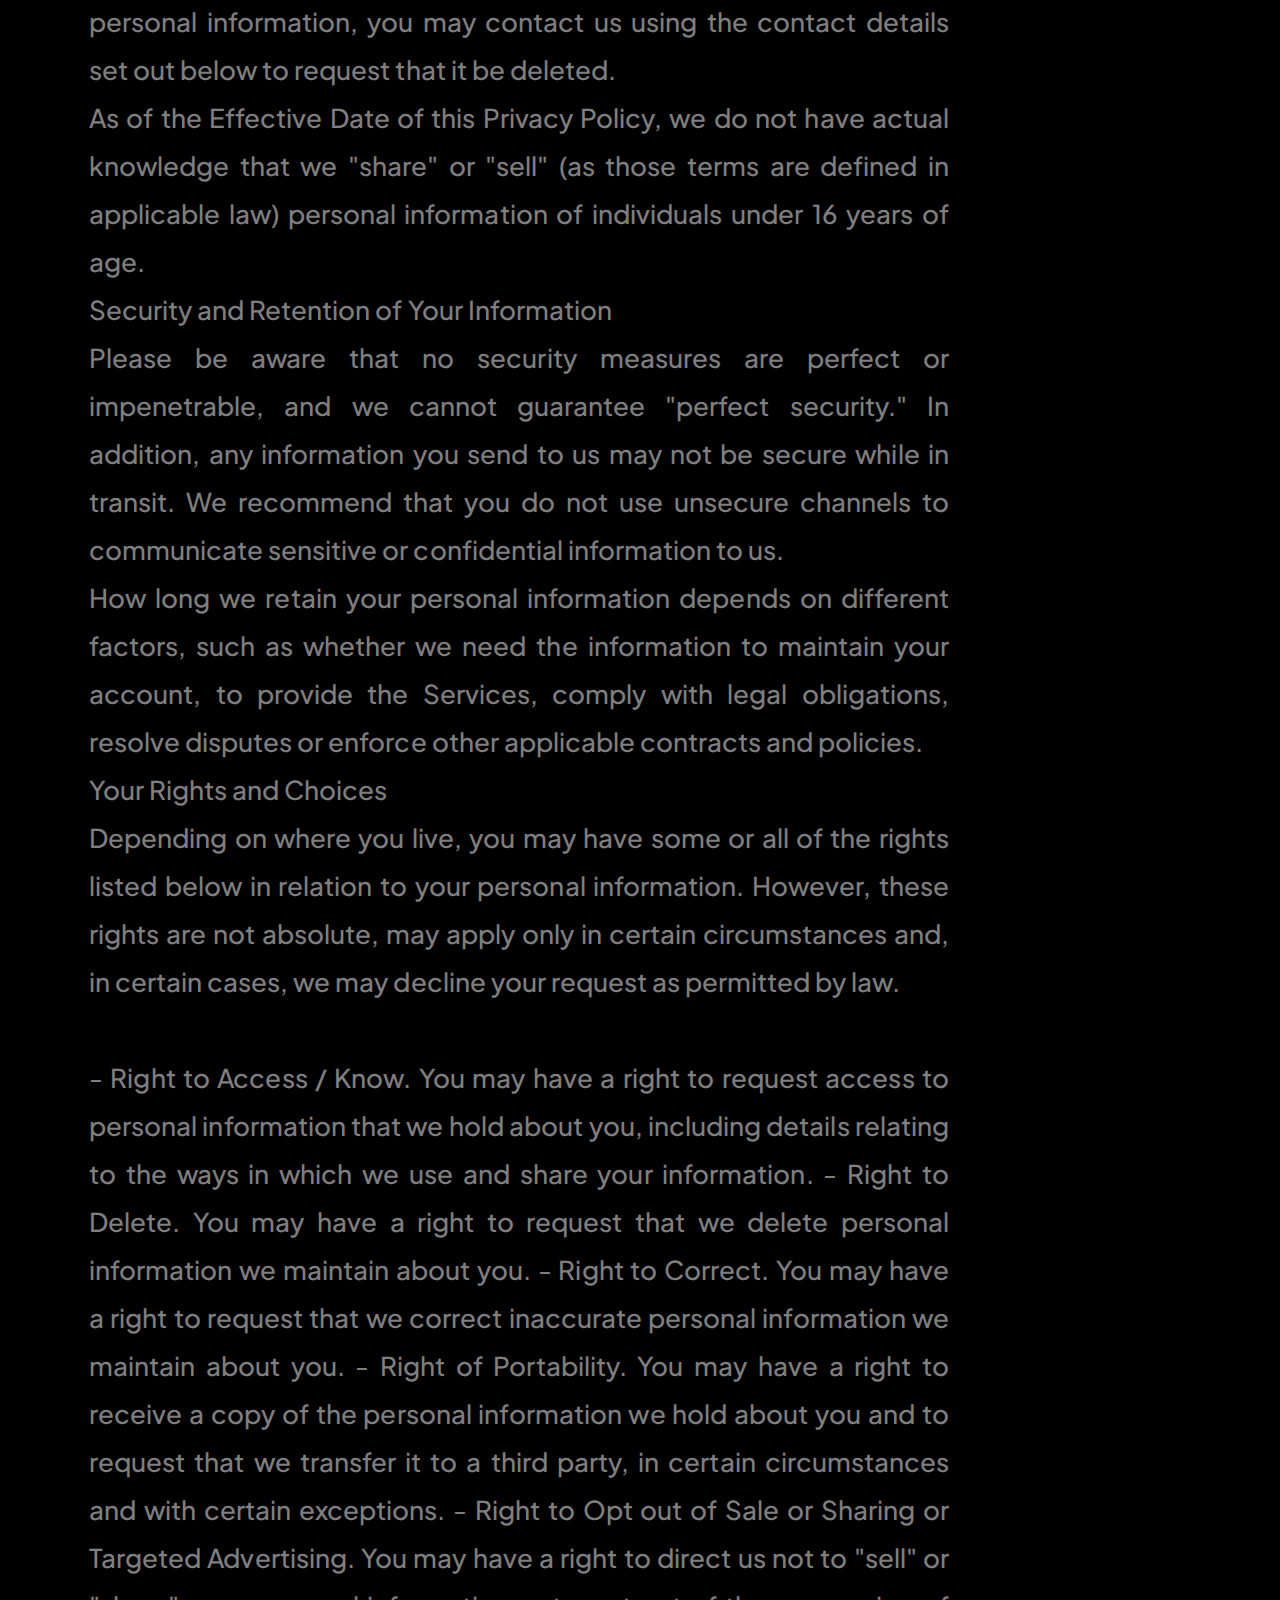
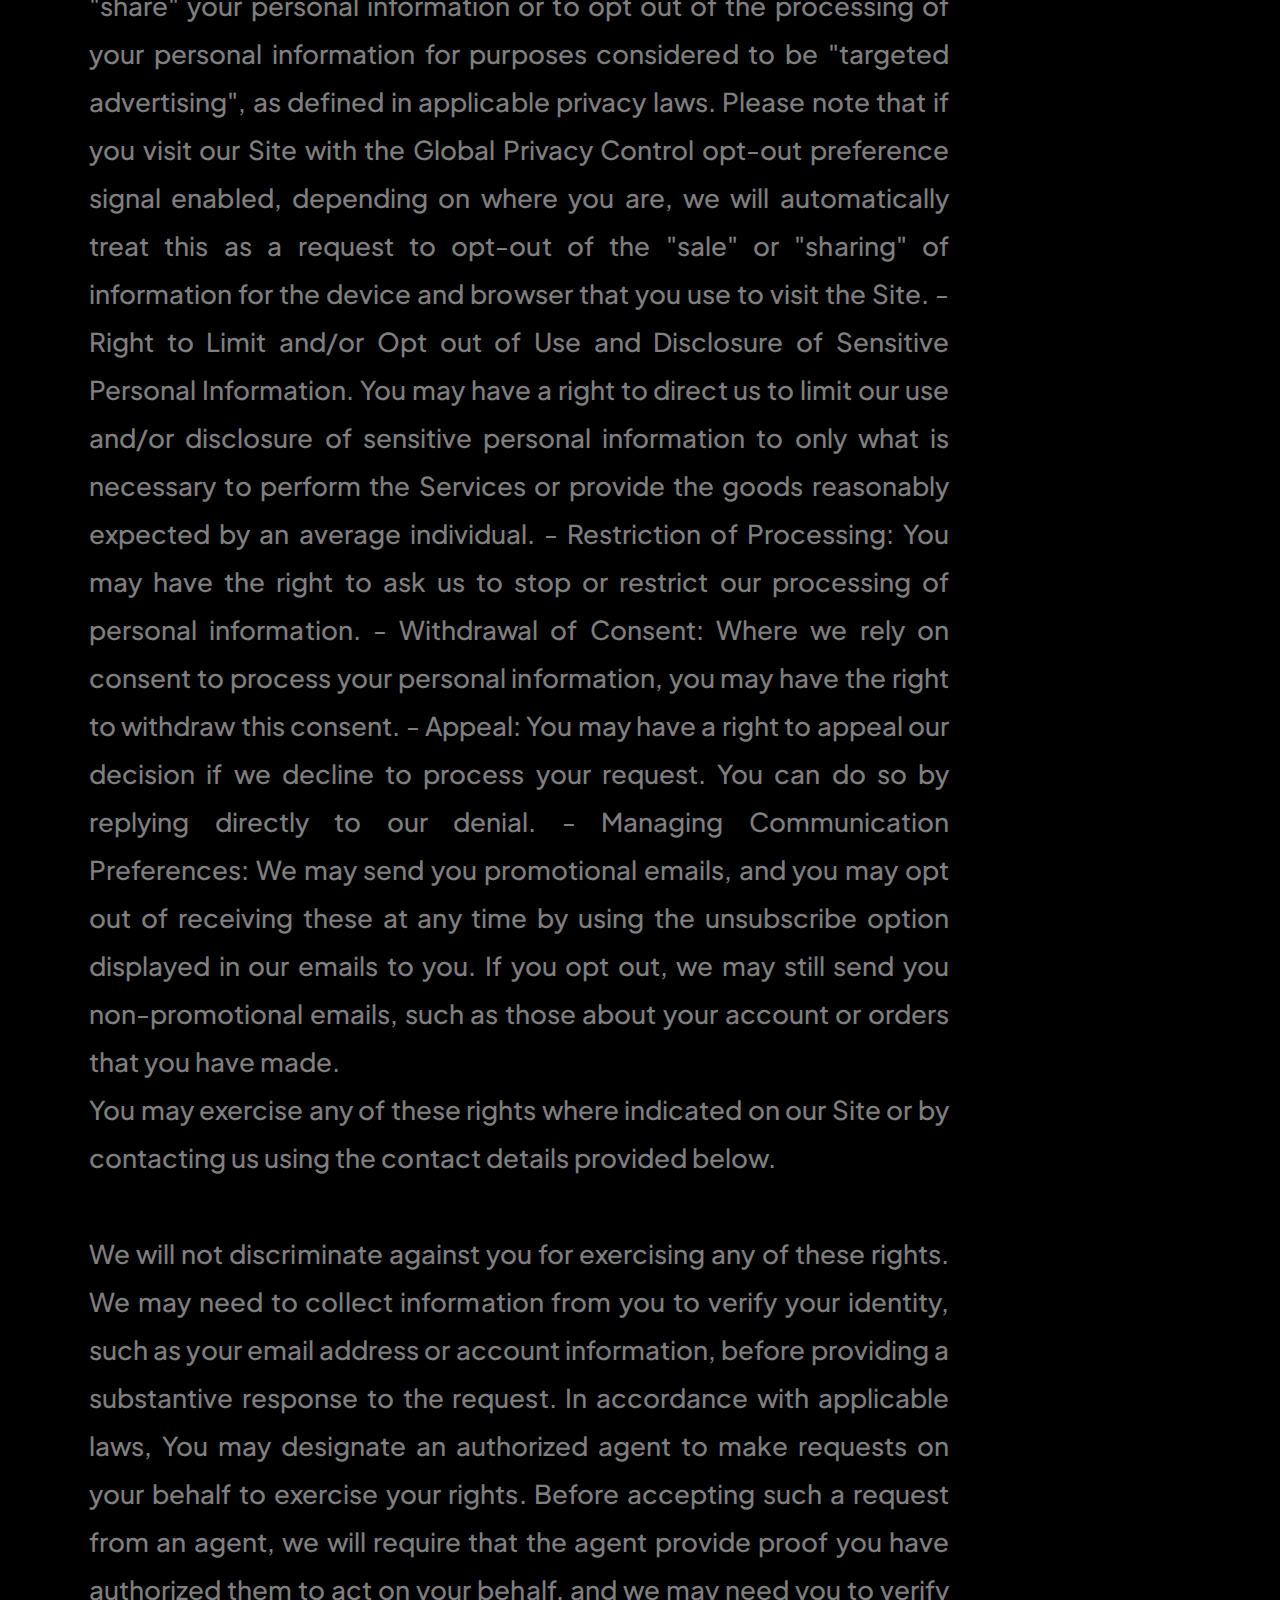
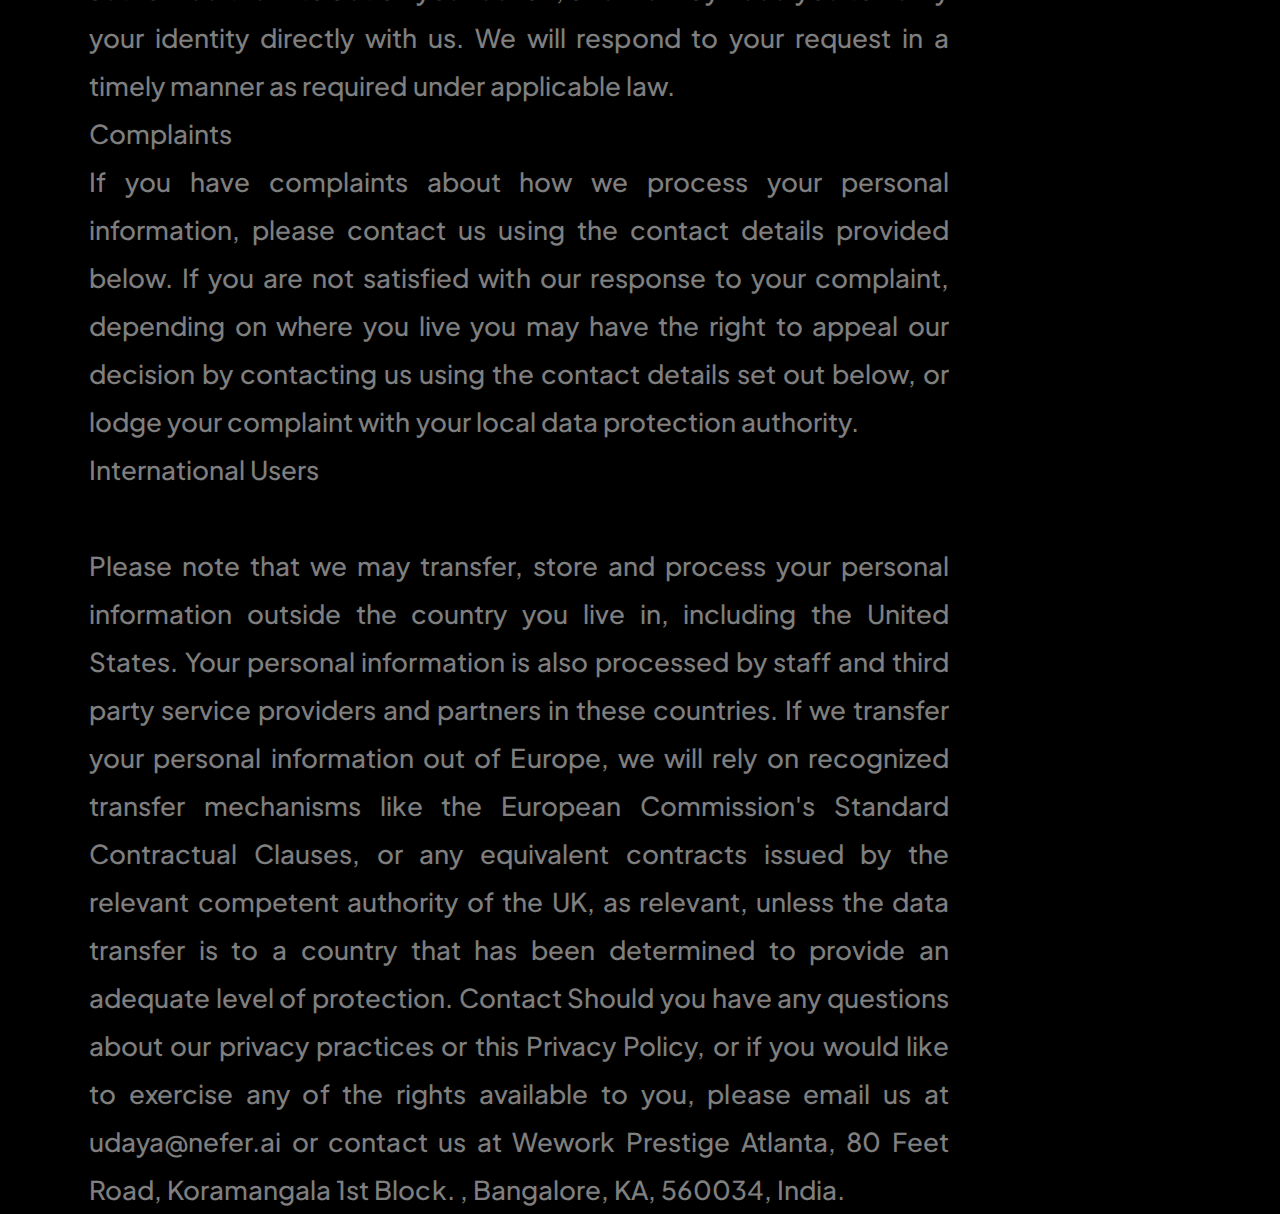
<file: nefer.ai/privacy.html>
<!DOCTYPE html>
<html lang="en">

<head>
    <meta charset="UTF-8">
    <meta http-equiv="X-UA-Compatible" content="IE=edge">
    <meta name="viewport" content="width=device-width, initial-scale=1.0">
    <title>Nefer AI Privacy Policy</title>
    <link
    href="img/11.png"
    rel="shortcut icon"
    type="image/x-icon"
    />
    <link href="https://fonts.googleapis.com/css2?family=Inter:wght@700;900&family=Plus+Jakarta+Sans:wght@400;700&family=Poppins:ital,wght@0,900;1,100&display=swap" rel="stylesheet">
    <link rel="stylesheet" href="css/privacy.css"> <!-- Linking the external CSS file -->
</head>

<body>
    <div class="navbar transparent">
        <div class="navbar-inner-wrapper">
            <div class="navbar-brand">
              <a href="/" class="brand-logo w-inline-block"
                ><div class="brand-logo-icon">
                  <img
                    src="img/NeferLogo.png"
                    alt=""
                    class="brand-l"
                  /></div
              ></a>
            </div>
          </div>
        <div class="w-embed"><div class="branch-journeys-top"></div></div>
    </div>
    <div class="heading-401">
       <h1>Nefer AI Privacy Policy</h1>
    </div>
    <div class="content">
        <p>Last updated: 22 Dec 2023

            This Privacy Policy describes how Nefer AI (the "Site", "we", "us", or "our") collects, uses, and discloses your personal information when you visit, use our services, or make a purchase from https://www.nefer.ai (the "Site") or otherwise communicate with us (collectively, the "Services"). For purposes of this Privacy Policy, "you" and "your" means you as the user of the Services, whether you are a customer, website visitor, or another individual whose information we have collected pursuant to this Privacy Policy.
            
            Please read this Privacy Policy carefully. By using and accessing any of the Services, you agree to the collection, use, and disclosure of your information as described in this Privacy Policy. If you do not agree to this Privacy Policy, please do not use or access any of the Services.
            
            Changes to This Privacy Policy <br>
            <br>
            We may update this Privacy Policy from time to time, including to reflect changes to our practices or for other operational, legal, or regulatory reasons. We will post the revised Privacy Policy on the Site, update the "Last updated" date and take any other steps required by applicable law.
            <br>
            How We Collect and Use Your Personal Information
            <br>
            To provide the Services, we collect and have collected over the past 12 months personal information about you from a variety of sources, as set out below. The information that we collect and use varies depending on how you interact with us.
            
            In addition to the specific uses set out below, we may use information we collect about you to communicate with you, provide the Services, comply with any applicable legal obligations, enforce any applicable terms of service, and to protect or defend the Services, our rights, and the rights of our users or others.
            
            What Personal Information We Collect
            
            The types of personal information we obtain about you depends on how you interact with our Site and use our Services. When we use the term "personal information", we are referring to information that identifies, relates to, describes or can be associated with you. The following sections describe the categories and specific types of personal information we collect.
            <br>
            Information We Collect Directly from You<br>
            <br>
            Information that you directly submit to us through our Services may include:
            
            - Basic contact details including your name, address, phone number, email.
            - Order information including your name, billing address, shipping address, payment confirmation, email address, phone number.
            - Account information including your username, password, security questions.
            - Customer support information including the information you choose to include in communications with us, for example, when sending a message through the Services.
            <br>
            Some features of the Services may require you to directly provide us with certain information about yourself. You may elect not to provide this information, but doing so may prevent you from using or accessing these features.<br>
            <br>
            Information We Collect through Cookies
            <br>
            We also automatically collect certain information about your interaction with the Services ("Usage Data"). To do this, we may use cookies, pixels and similar technologies ("Cookies"). Usage Data may include information about how you access and use our Site and your account, including device information, browser information, information about your network connection, your IP address and other information regarding your interaction with the Services.
            <br>
            Information We Obtain from Third Parties
            <br>
            Finally, we may obtain information about you from third parties, including from vendors and service providers who may collect information on our behalf, such as:<br>
            <br>
            - Companies who support our Site and Services
            - Our payment processors, who collect payment information (e.g., bank account, credit or debit card information, billing address) to process your payment in order to fulfill your orders and provide you with products or services you have requested, in order to perform our contract with you.
            - When you visit our Site, open or click on emails we send you, or interact with our Services or advertisements, we, or third parties we work with, may automatically collect certain information using online tracking technologies such as pixels, web beacons, software developer kits, third-party libraries, and cookies.
            <br>
            Any information we obtain from third parties will be treated in accordance with this Privacy Policy. We are not responsible or liable for the accuracy of the information provided to us by third parties and are not responsible for any third party's policies or practices. For more information, see the section below, Third Party Websites and Links.<br>
            <br>
            How We Use Your Personal Information<br>
            <br>
            - Providing Products and Services. We use your personal information to provide you with the Services in order to perform our contract with you, including to process your payments, fulfill your orders, to send notifications to you related to you account, purchases, returns, exchanges or other transactions, to create, maintain and otherwise manage your account, to arrange for shipping, facilitate any returns and exchanges and to enable you to post reviews.
            - Marketing and Advertising. We use your personal information for marketing and promotional purposes, such as to send marketing, advertising and promotional communications by email, text message or postal mail, and to show you advertisements for products or services. This may include using your personal information to better tailor the Services and advertising on our Site and other websites.
            - Security and Fraud Prevention. We use your personal information to detect, investigate or take action regarding possible fraudulent, illegal or malicious activity. If you choose to use the Services and register an account, you are responsible for keeping your account credentials safe. We highly recommend that you do not share your username, password, or other access details with anyone else. If you believe your account has been compromised, please contact us immediately.
            - Communicating with you. We use your personal information to provide you with customer support and improve our Services. This is in our legitimate interests in order to be responsive to you, to provide effective services to you, and to maintain our business relationship with you.
            <br>
            How We Disclose Personal Information<br>
            <br>
            In certain circumstances, we may disclose your personal information to third parties for legitimate purposes subject to this Privacy Policy. Such circumstances may include:<br>
            <br>
            - With vendors or other third parties who perform services on our behalf (e.g., IT management, payment processing, data analytics, customer support, cloud storage, fulfillment and shipping).
            - With business and marketing partners, to provide services and advertise to you. Our business and marketing partners will use your information in accordance with their own privacy notices.
            - When you direct, request us or otherwise consent to our disclosure of certain information to third parties, such as to ship you products or through your use of social media widgets or login integrations, with your consent.
            - With our affiliates or otherwise within our corporate group, in our legitimate interests to run a successful business.
            - In connection with a business transaction such as a merger or bankruptcy, to comply with any applicable legal obligations (including to respond to subpoenas, search warrants and similar requests), to enforce any applicable terms of service, and to protect or defend the Services, our rights, and the rights of our users or others.
            <br>
            We have, in the past 12 months disclosed the following categories of personal information and sensitive personal information (denoted by *) about users for the purposes set out above in "How we Collect and Use your Personal Information" and "How we Disclose Personal Information":<br>
            <br>
            Category:<br>
            <br>
            - Identifiers such as basic contact details and certain order and account information
            - Commercial information such as order information, shopping information and customer support information
            - Internet or other similar network activity, such as Usage Data
            <br>
            Categories of Recipients:<br>
            <br>
            - Vendors and third parties who perform services on our behalf (such as Internet service providers, payment processors, fulfillment partners, customer support partners and data analytics providers)
            - Business and marketing partners
            - Affiliates
            <br>
            We do not use or disclose sensitive personal information for the purposes of inferring characteristics about you.<br>
            <br>
            We have "sold" and "shared" (as those terms are defined in applicable law) personal information over the preceding 12 months for the purpose of engaging in advertising and marketing activities, as follows.
            <br>
            Category of Personal Information<br>
            <br>
            - Identifiers such as basic contact details and certain order and account information
            - Commercial information such as records of products or services purchased and shopping information
            - Internet or other similar network activity, such as Usage Data
            <br>
            Categories of Recipients<br>
            <br>
            - Business and marketing partners<br>
            <br>
            User Generated Content
            <br>
            The Services may enable you to post product reviews and other user-generated content. If you choose to submit user generated content to any public area of the Services, this content will be public and accessible by anyone.
            <br>
            We do not control who will have access to the information that you choose to make available to others, and cannot ensure that parties who have access to such information will respect your privacy or keep it secure. We are not responsible for the privacy or security of any information that you make publicly available, or for the accuracy, use or misuse of any information that you disclose or receive from third parties.
            <br>
            Third Party Websites and Links
            <br>
            Our Site may provide links to websites or other online platforms operated by third parties. If you follow links to sites not affiliated or controlled by us, you should review their privacy and security policies and other terms and conditions. We do not guarantee and are not responsible for the privacy or security of such sites, including the accuracy, completeness, or reliability of information found on these sites. Information you provide on public or semi-public venues, including information you share on third-party social networking platforms may also be viewable by other users of the Services and/or users of those third-party platforms without limitation as to its use by us or by a third party. Our inclusion of such links does not, by itself, imply any endorsement of the content on such platforms or of their owners or operators, except as disclosed on the Services.
            <br>
            Children's Data
            <br>
            The Services are not intended to be used by children, and we do not knowingly collect any personal information about children. If you are the parent or guardian of a child who has provided us with their personal information, you may contact us using the contact details set out below to request that it be deleted.
            <br>
            As of the Effective Date of this Privacy Policy, we do not have actual knowledge that we "share" or "sell" (as those terms are defined in applicable law) personal information of individuals under 16 years of age.
            <br>
            Security and Retention of Your Information
            <br>
            Please be aware that no security measures are perfect or impenetrable, and we cannot guarantee "perfect security." In addition, any information you send to us may not be secure while in transit. We recommend that you do not use unsecure channels to communicate sensitive or confidential information to us.
            <br>
            How long we retain your personal information depends on different factors, such as whether we need the information to maintain your account, to provide the Services, comply with legal obligations, resolve disputes or enforce other applicable contracts and policies.
            <br>
            Your Rights and Choices
            <br>
            Depending on where you live, you may have some or all of the rights listed below in relation to your personal information. However, these rights are not absolute, may apply only in certain circumstances and, in certain cases, we may decline your request as permitted by law.<br>
            <br>
            - Right to Access / Know. You may have a right to request access to personal information that we hold about you, including details relating to the ways in which we use and share your information.
            - Right to Delete. You may have a right to request that we delete personal information we maintain about you.
            - Right to Correct. You may have a right to request that we correct inaccurate personal information we maintain about you.
            - Right of Portability. You may have a right to receive a copy of the personal information we hold about you and to request that we transfer it to a third party, in certain circumstances and with certain exceptions.
            
            
            
            - Right to Opt out of Sale or Sharing or Targeted Advertising. You may have a right to direct us not to "sell" or "share" your personal information or to opt out of the processing of your personal information for purposes considered to be "targeted advertising", as defined in applicable privacy laws. Please note that if you visit our Site with the Global Privacy Control opt-out preference signal enabled, depending on where you are, we will automatically treat this as a request to opt-out of the "sale" or "sharing" of information for the device and browser that you use to visit the Site.
            
            - Right to Limit and/or Opt out of Use and Disclosure of Sensitive Personal Information. You may have a right to direct us to limit our use and/or disclosure of sensitive personal information to only what is necessary to perform the Services or provide the goods reasonably expected by an average individual.
            - Restriction of Processing: You may have the right to ask us to stop or restrict our processing of personal information.
            - Withdrawal of Consent: Where we rely on consent to process your personal information, you may have the right to withdraw this consent.
            - Appeal: You may have a right to appeal our decision if we decline to process your request. You can do so by replying directly to our denial.
            - Managing Communication Preferences: We may send you promotional emails, and you may opt out of receiving these at any time by using the unsubscribe option displayed in our emails to you. If you opt out, we may still send you non-promotional emails, such as those about your account or orders that you have made.
            <br>
            You may exercise any of these rights where indicated on our Site or by contacting us using the contact details provided below.<br>
            <br>
            We will not discriminate against you for exercising any of these rights. We may need to collect information from you to verify your identity, such as your email address or account information, before providing a substantive response to the request. In accordance with applicable laws, You may designate an authorized agent to make requests on your behalf to exercise your rights. Before accepting such a request from an agent, we will require that the agent provide proof you have authorized them to act on your behalf, and we may need you to verify your identity directly with us. We will respond to your request in a timely manner as required under applicable law.
            <br>
            Complaints
            <br>
            If you have complaints about how we process your personal information, please contact us using the contact details provided below. If you are not satisfied with our response to your complaint, depending on where you live you may have the right to appeal our decision by contacting us using the contact details set out below, or lodge your complaint with your local data protection authority.
            <br>
            International Users<br>
            <br>
            Please note that we may transfer, store and process your personal information outside the country you live in, including the United States. Your personal information is also processed by staff and third party service providers and partners in these countries.
            If we transfer your personal information out of Europe, we will rely on recognized transfer mechanisms like the European Commission's Standard Contractual Clauses, or any equivalent contracts issued by the relevant competent authority of the UK, as relevant, unless the data transfer is to a country that has been determined to provide an adequate level of protection.
            
            Contact
            
            Should you have any questions about our privacy practices or this Privacy Policy, or if you would like to exercise any of the rights available to you, please email us at udaya@nefer.ai or contact us at Wework Prestige Atlanta, 80 Feet Road, Koramangala 1st Block. , Bangalore, KA, 560034, India.
            <br>
            </p>
    </div>
</body>
</html>
</file>
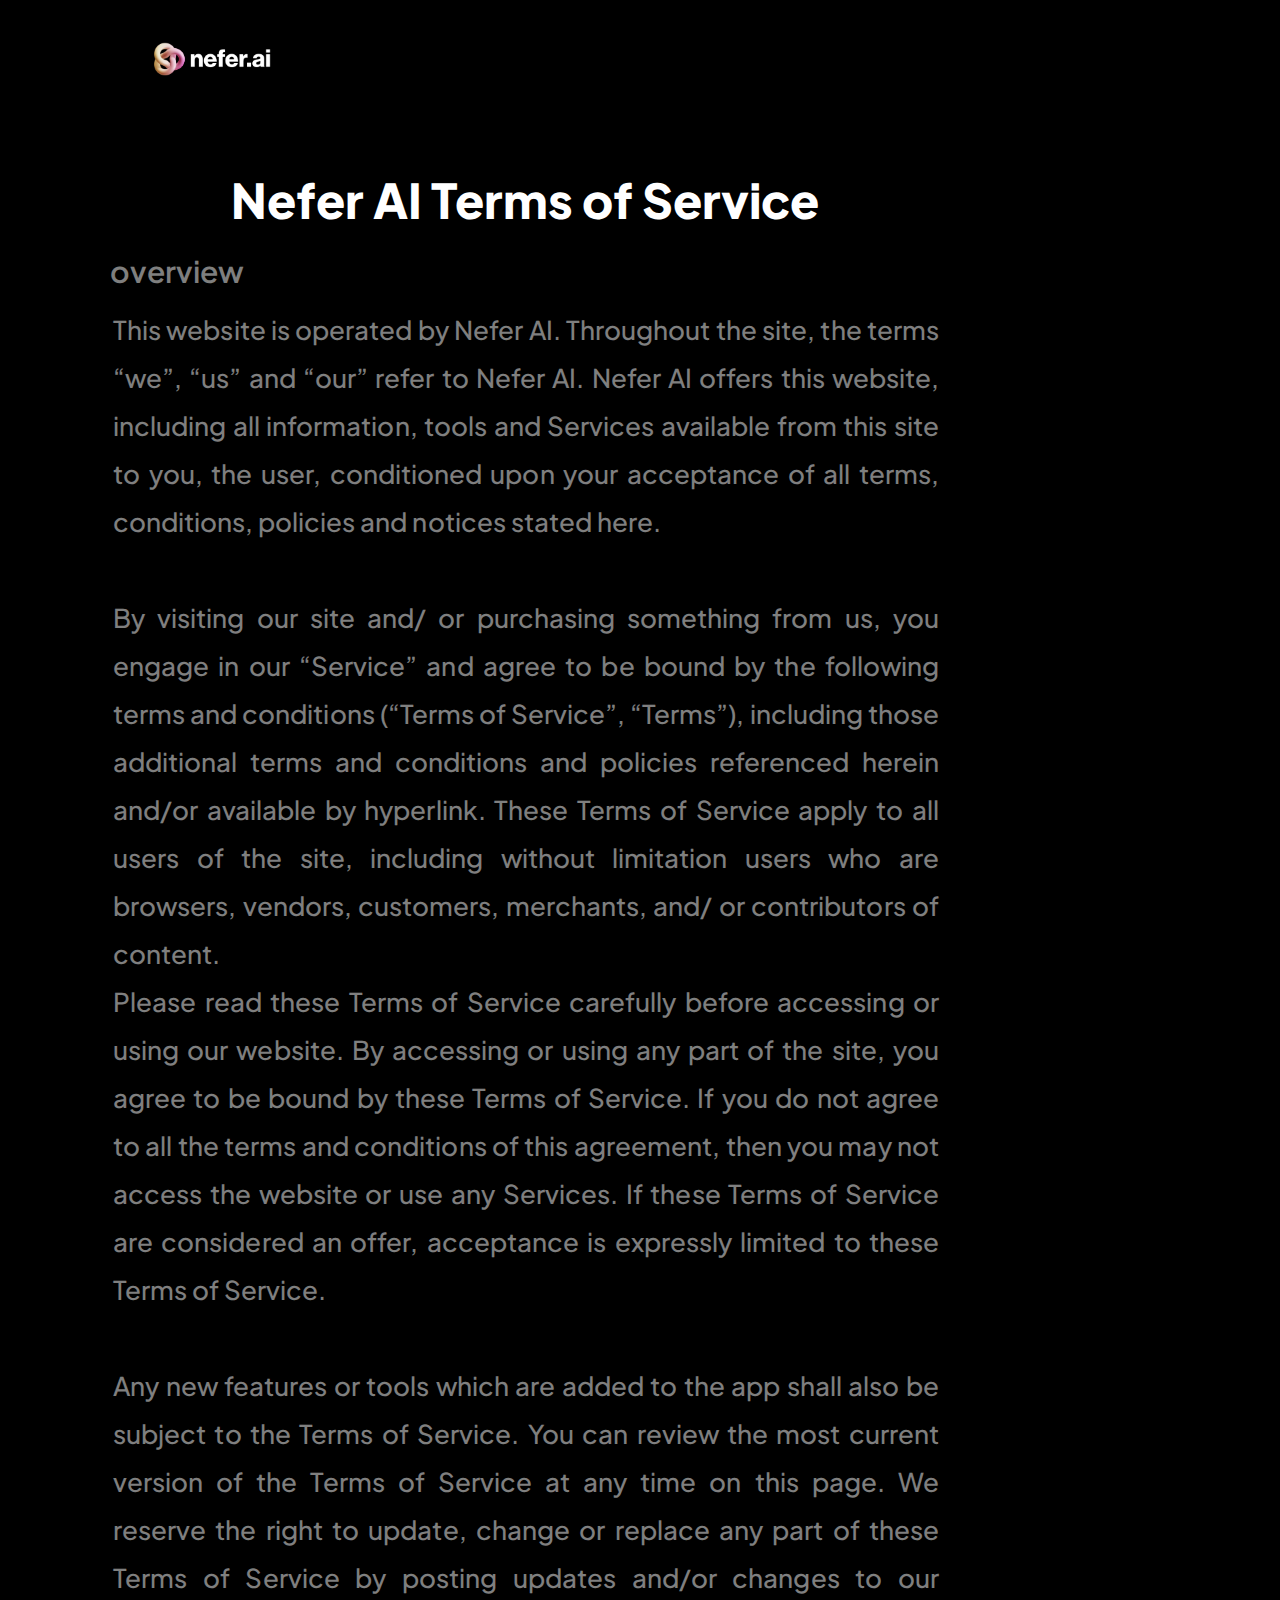
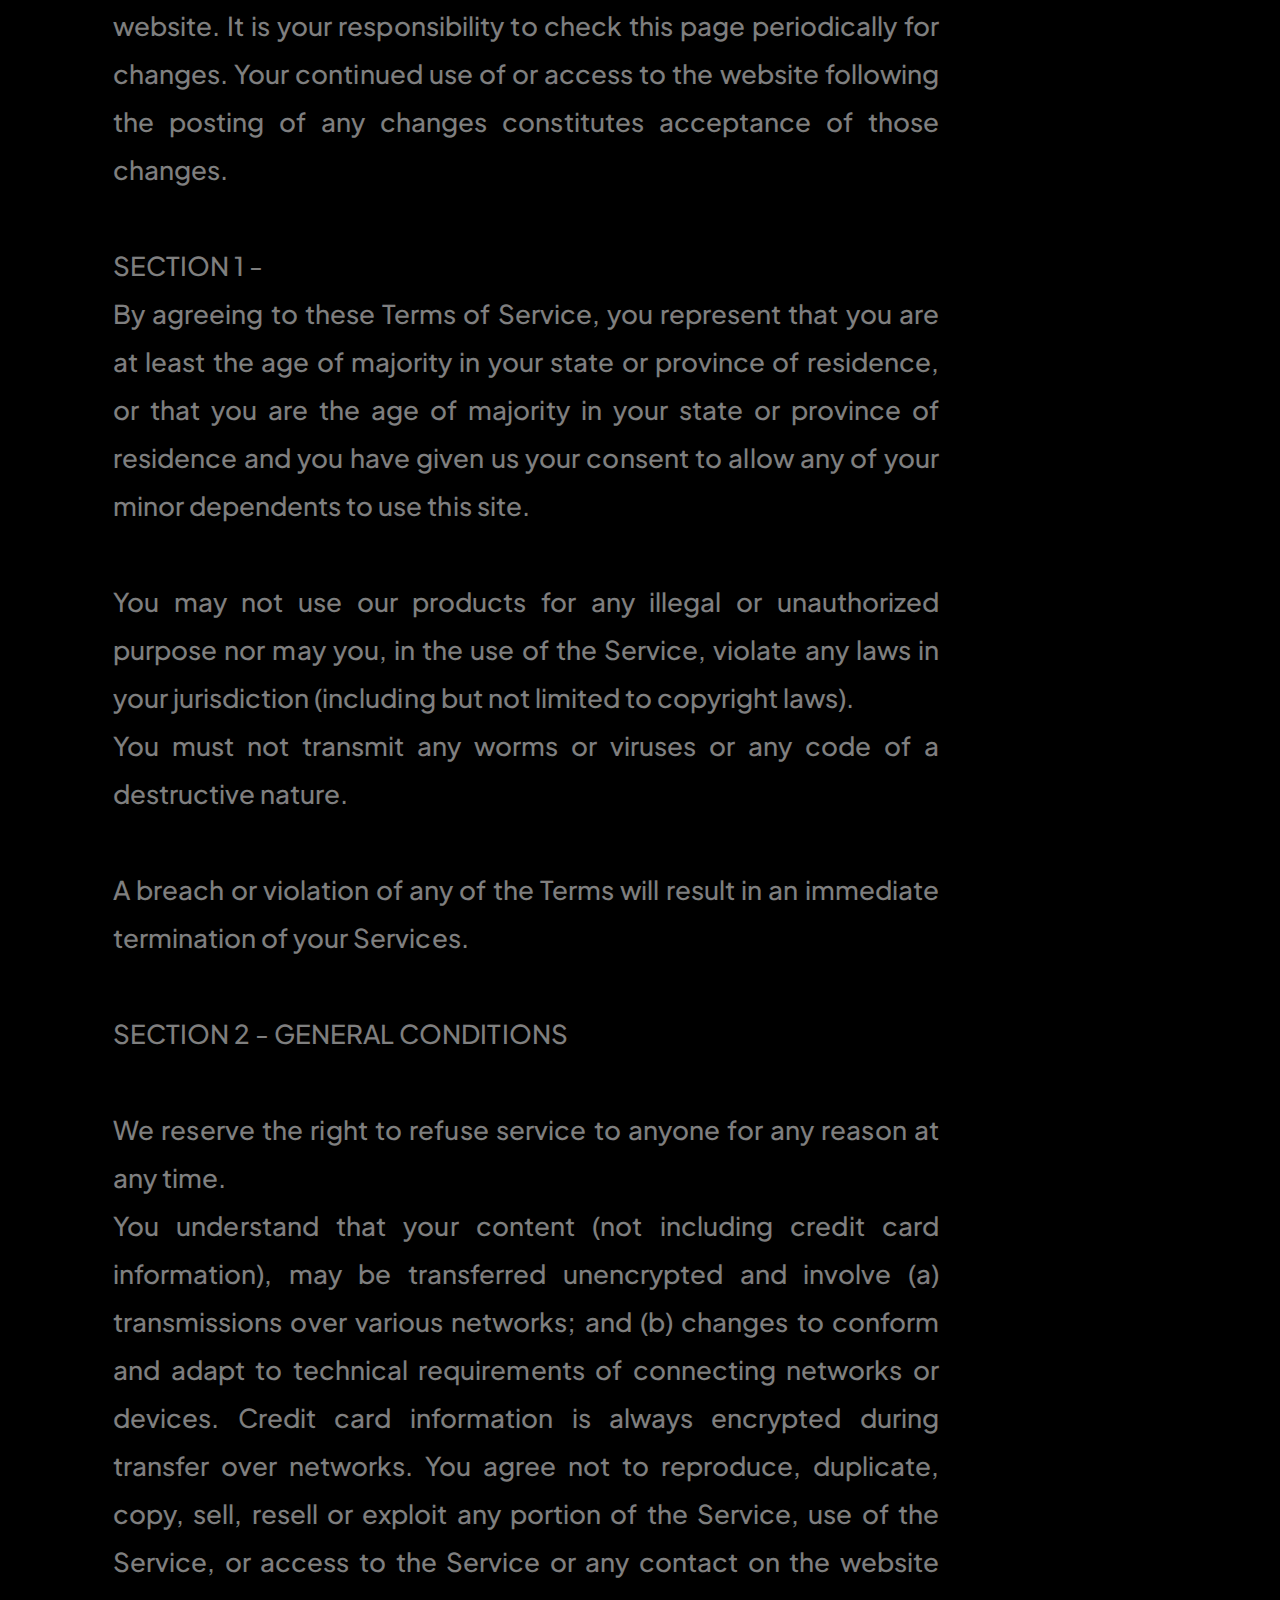
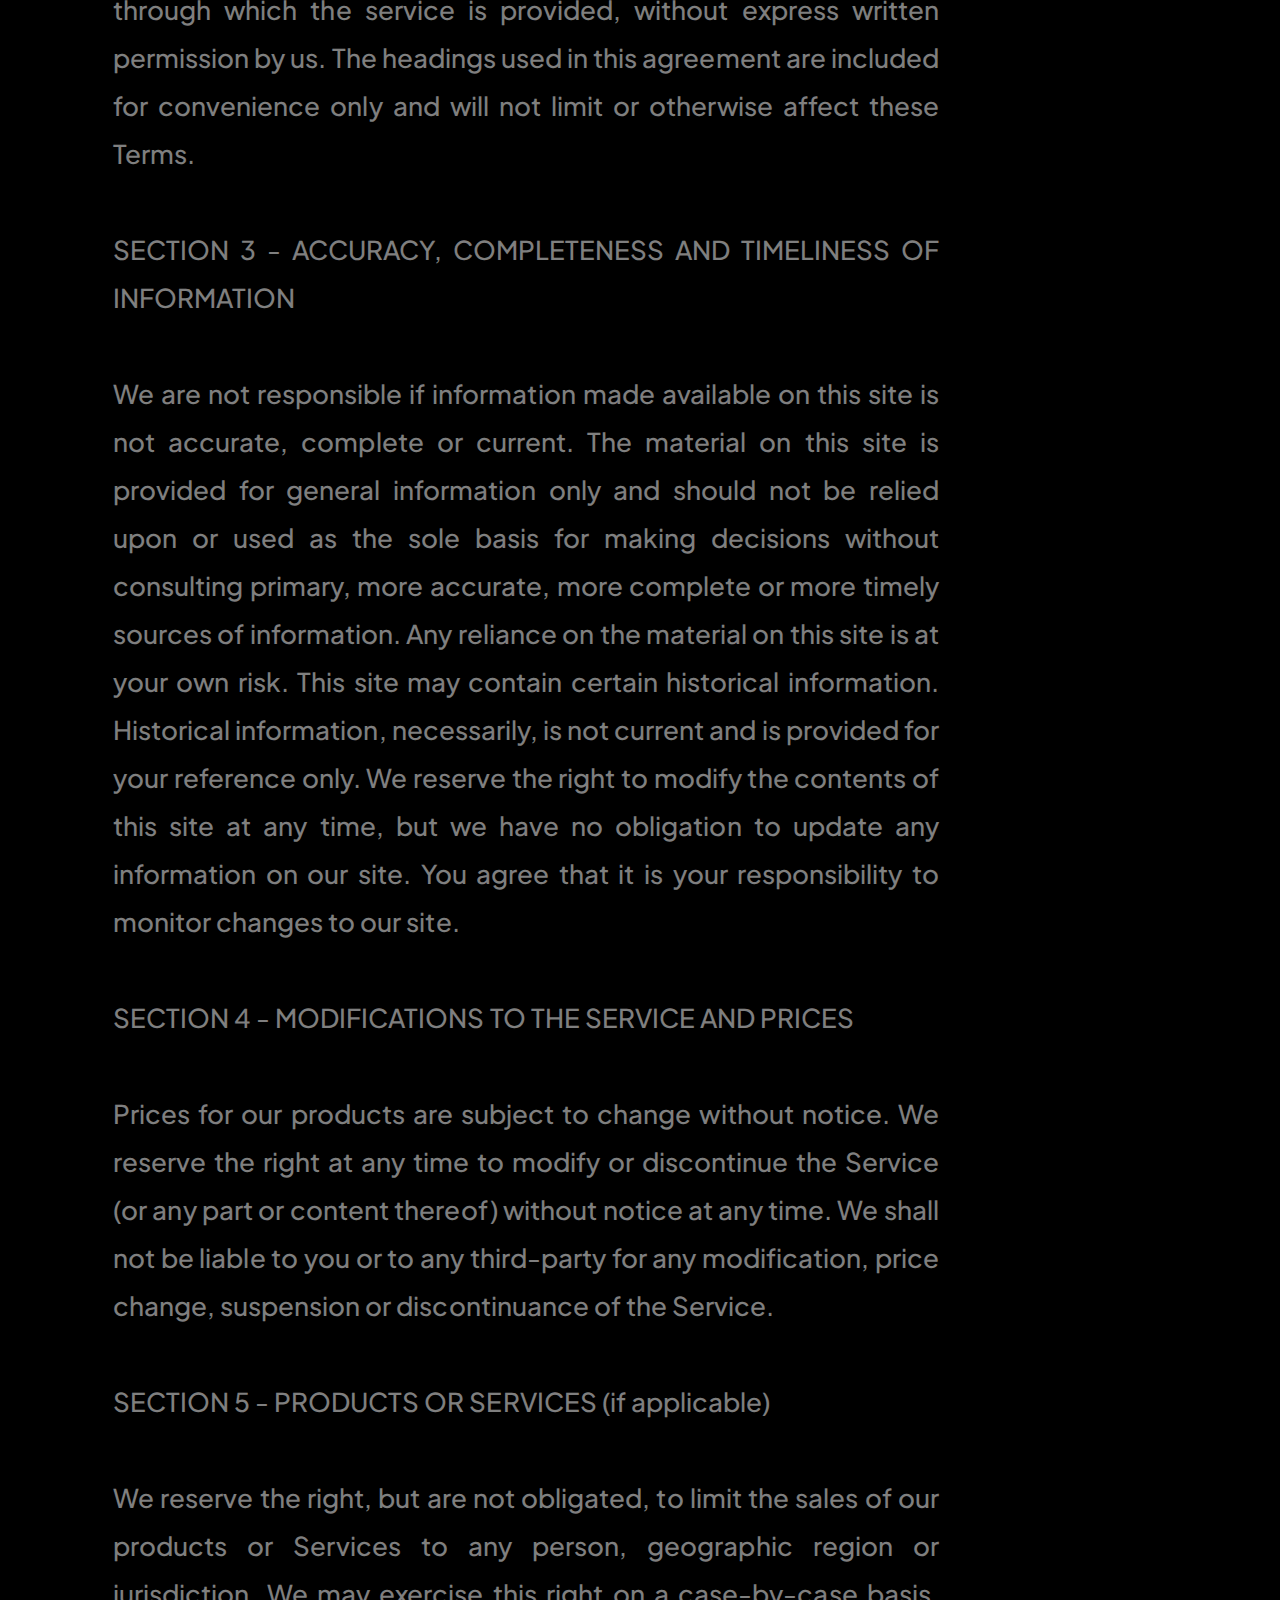
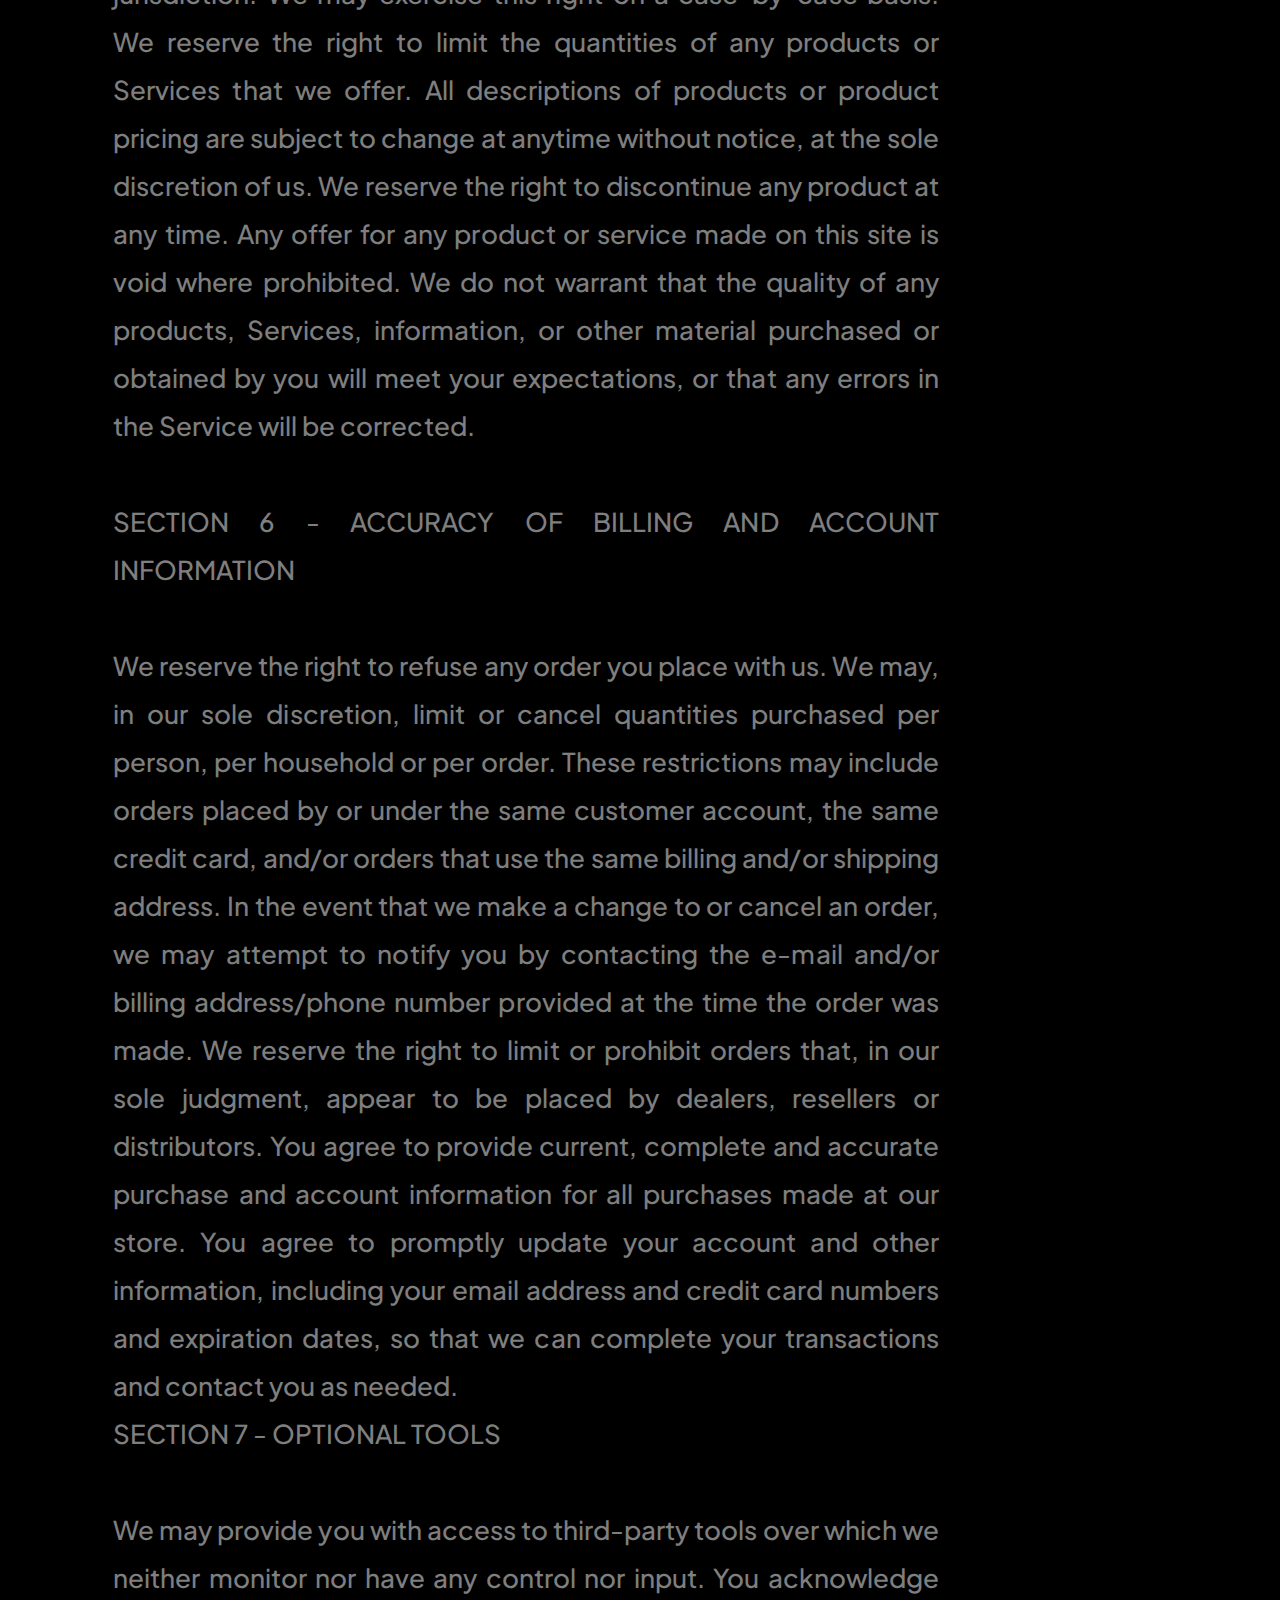
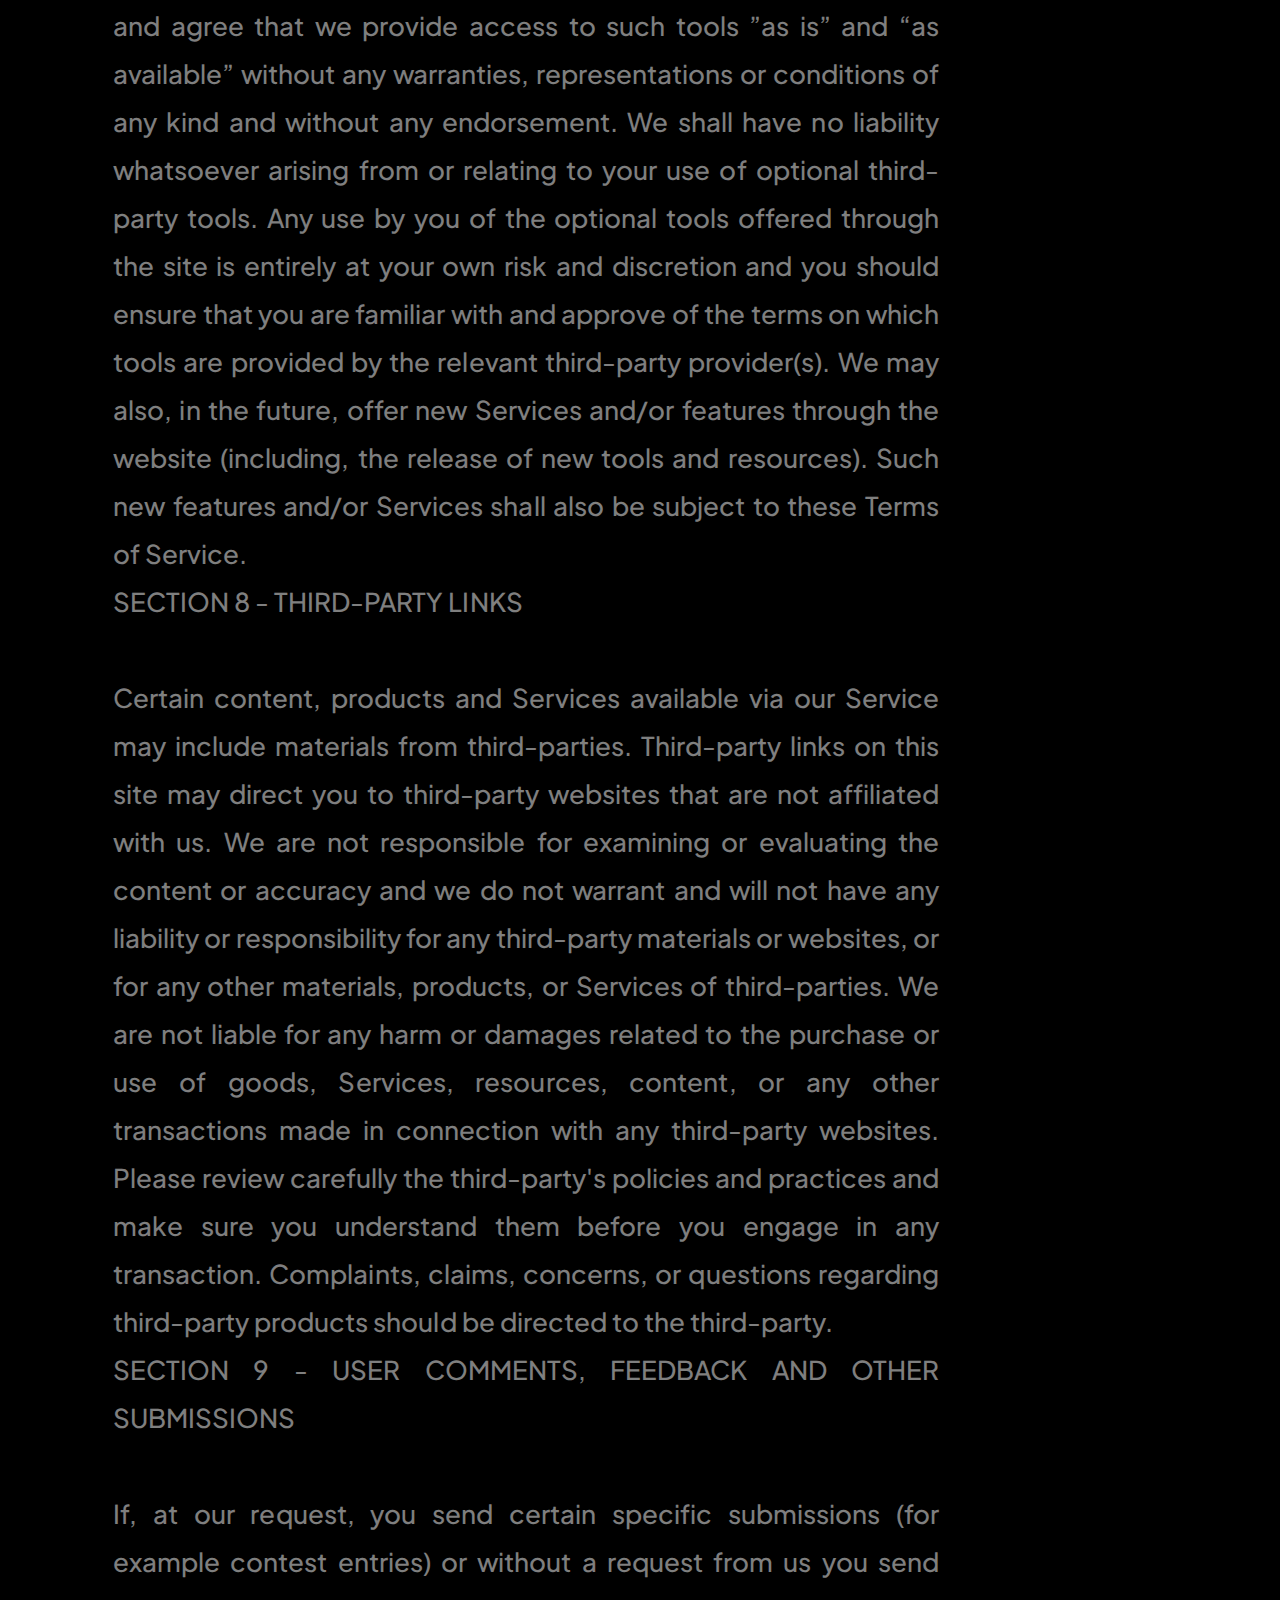
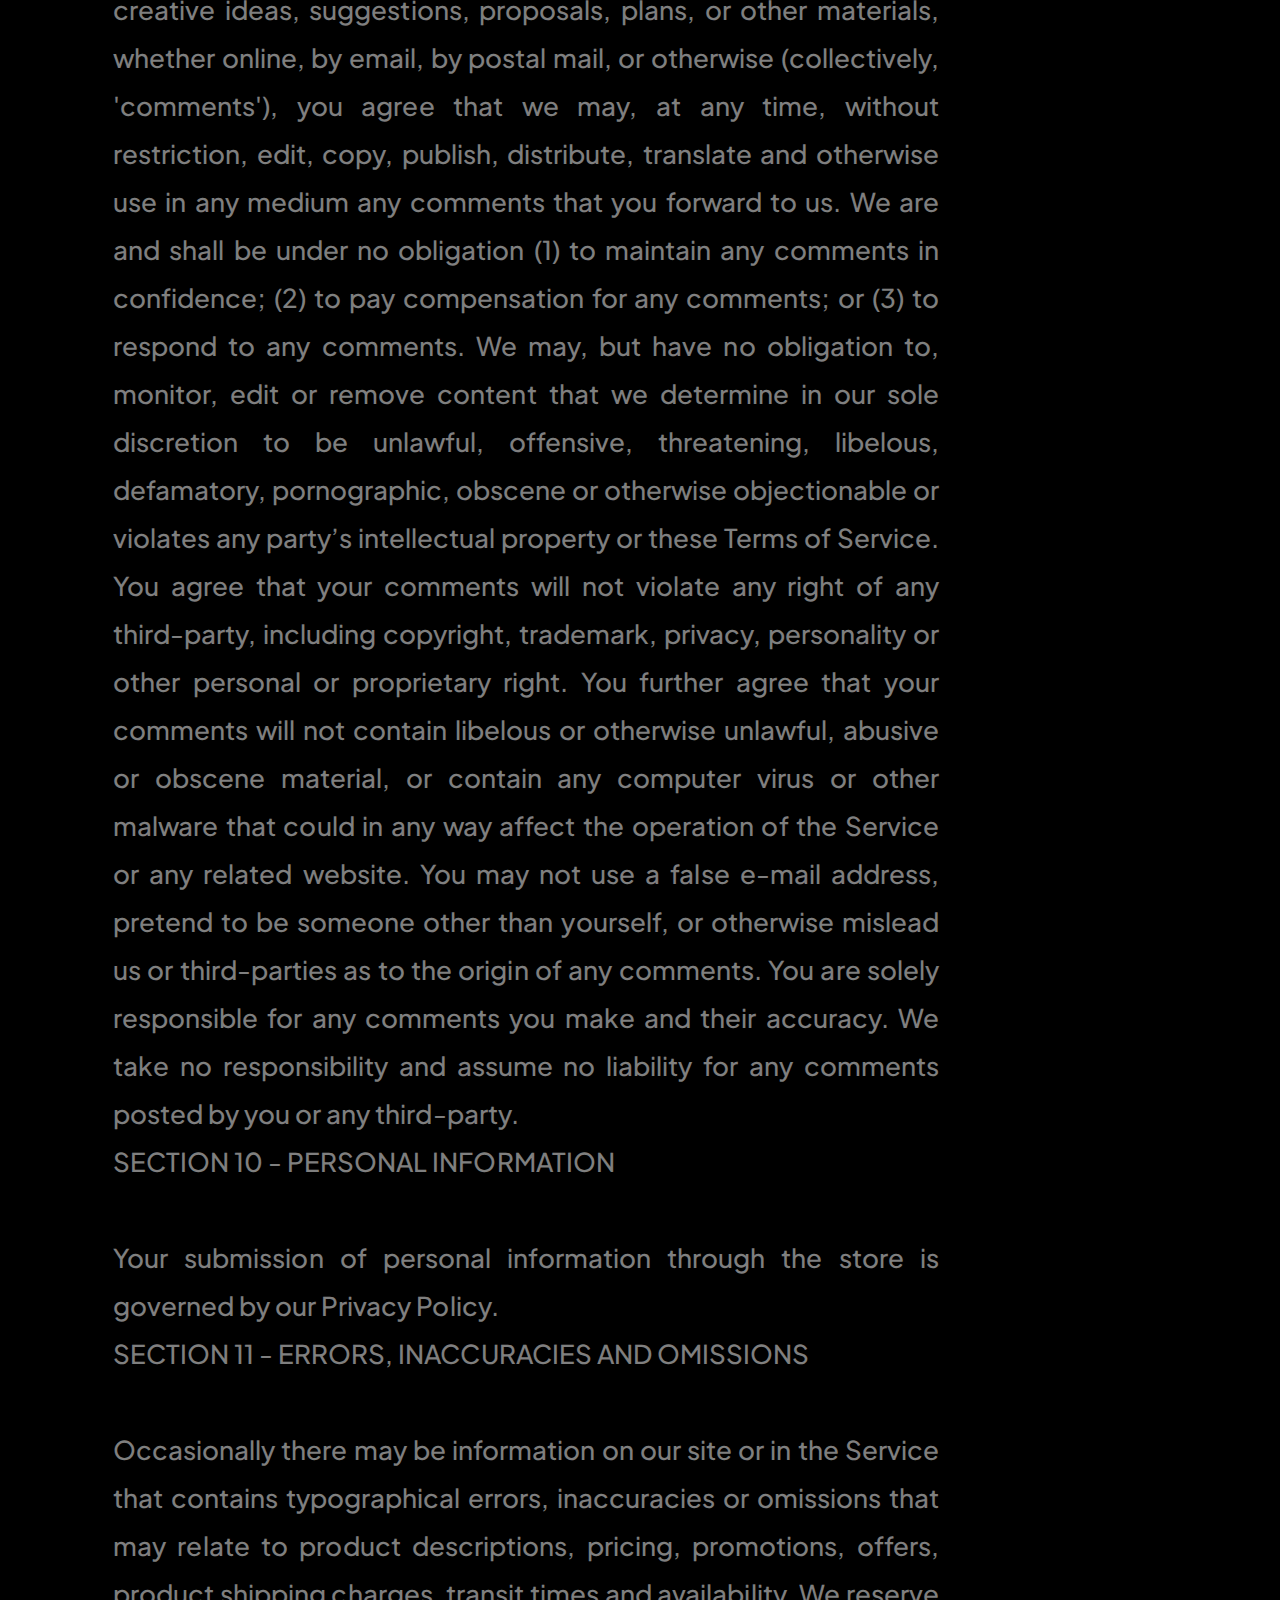
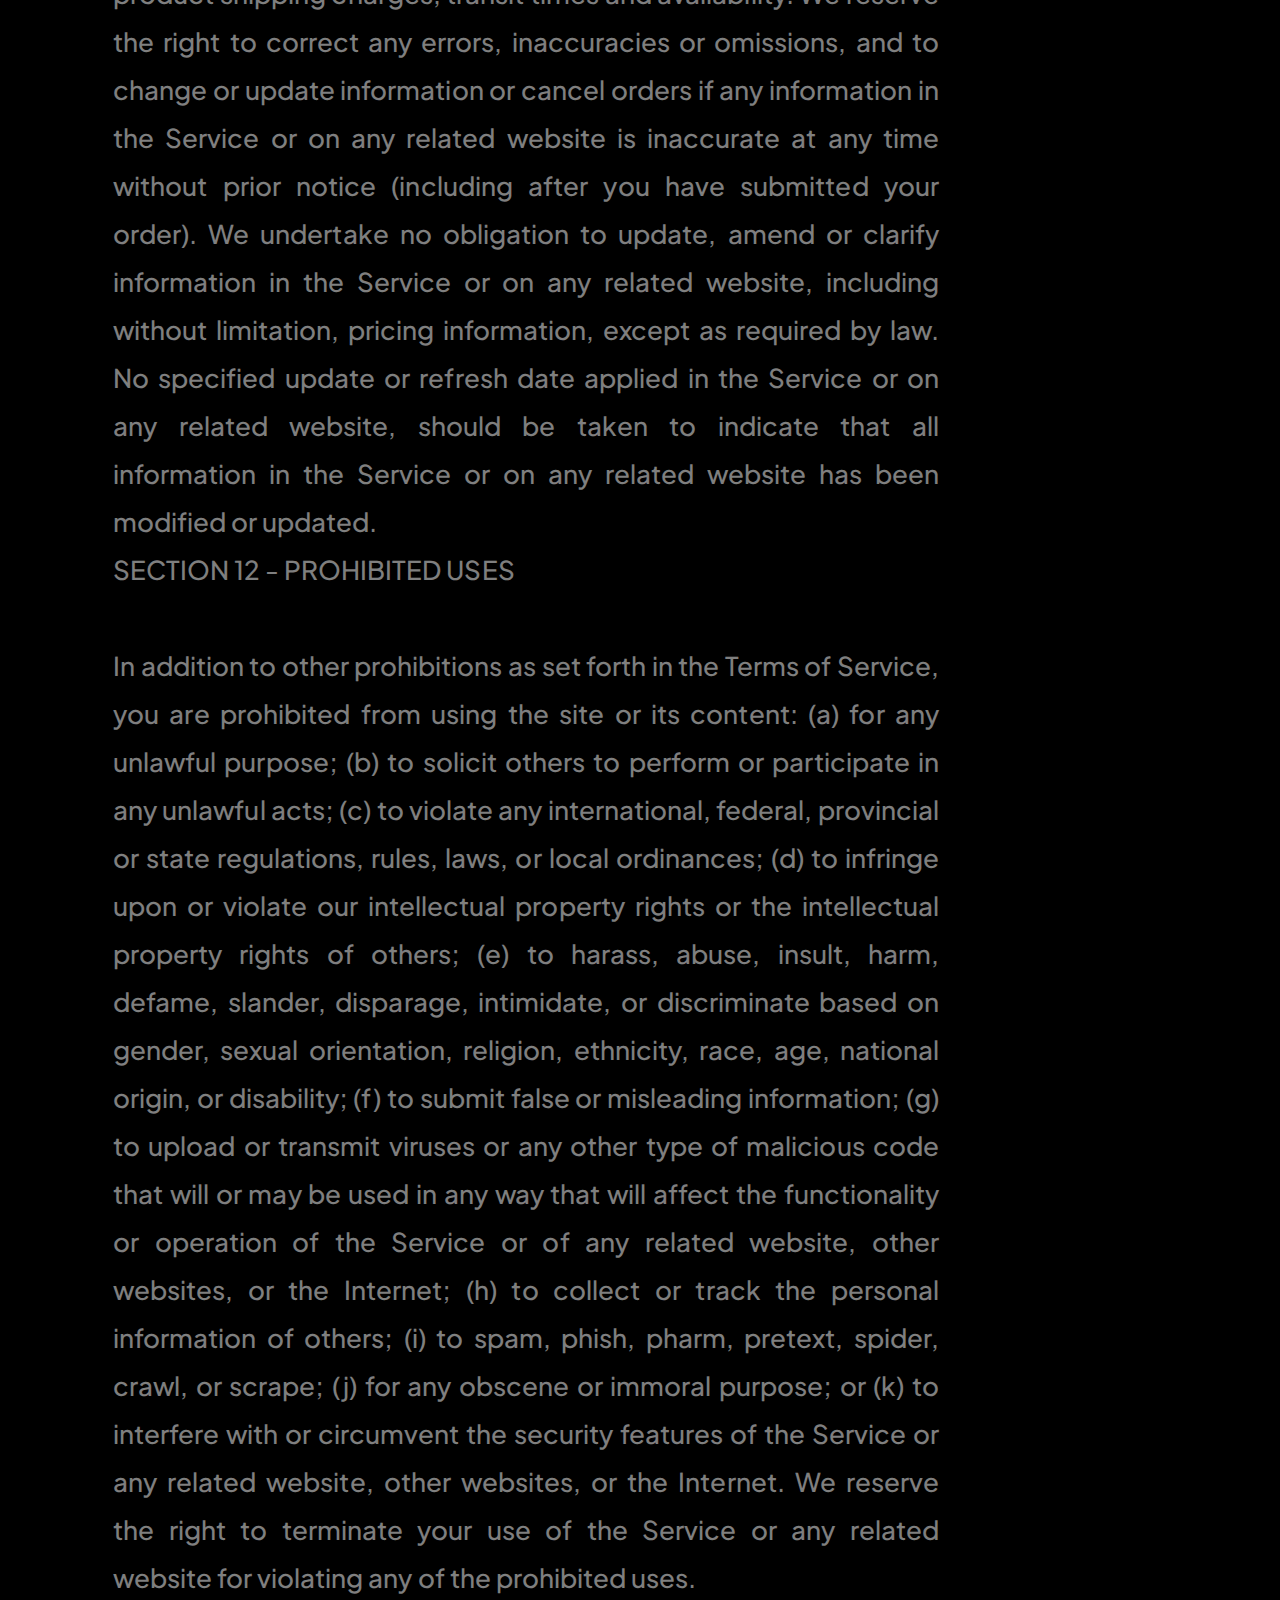
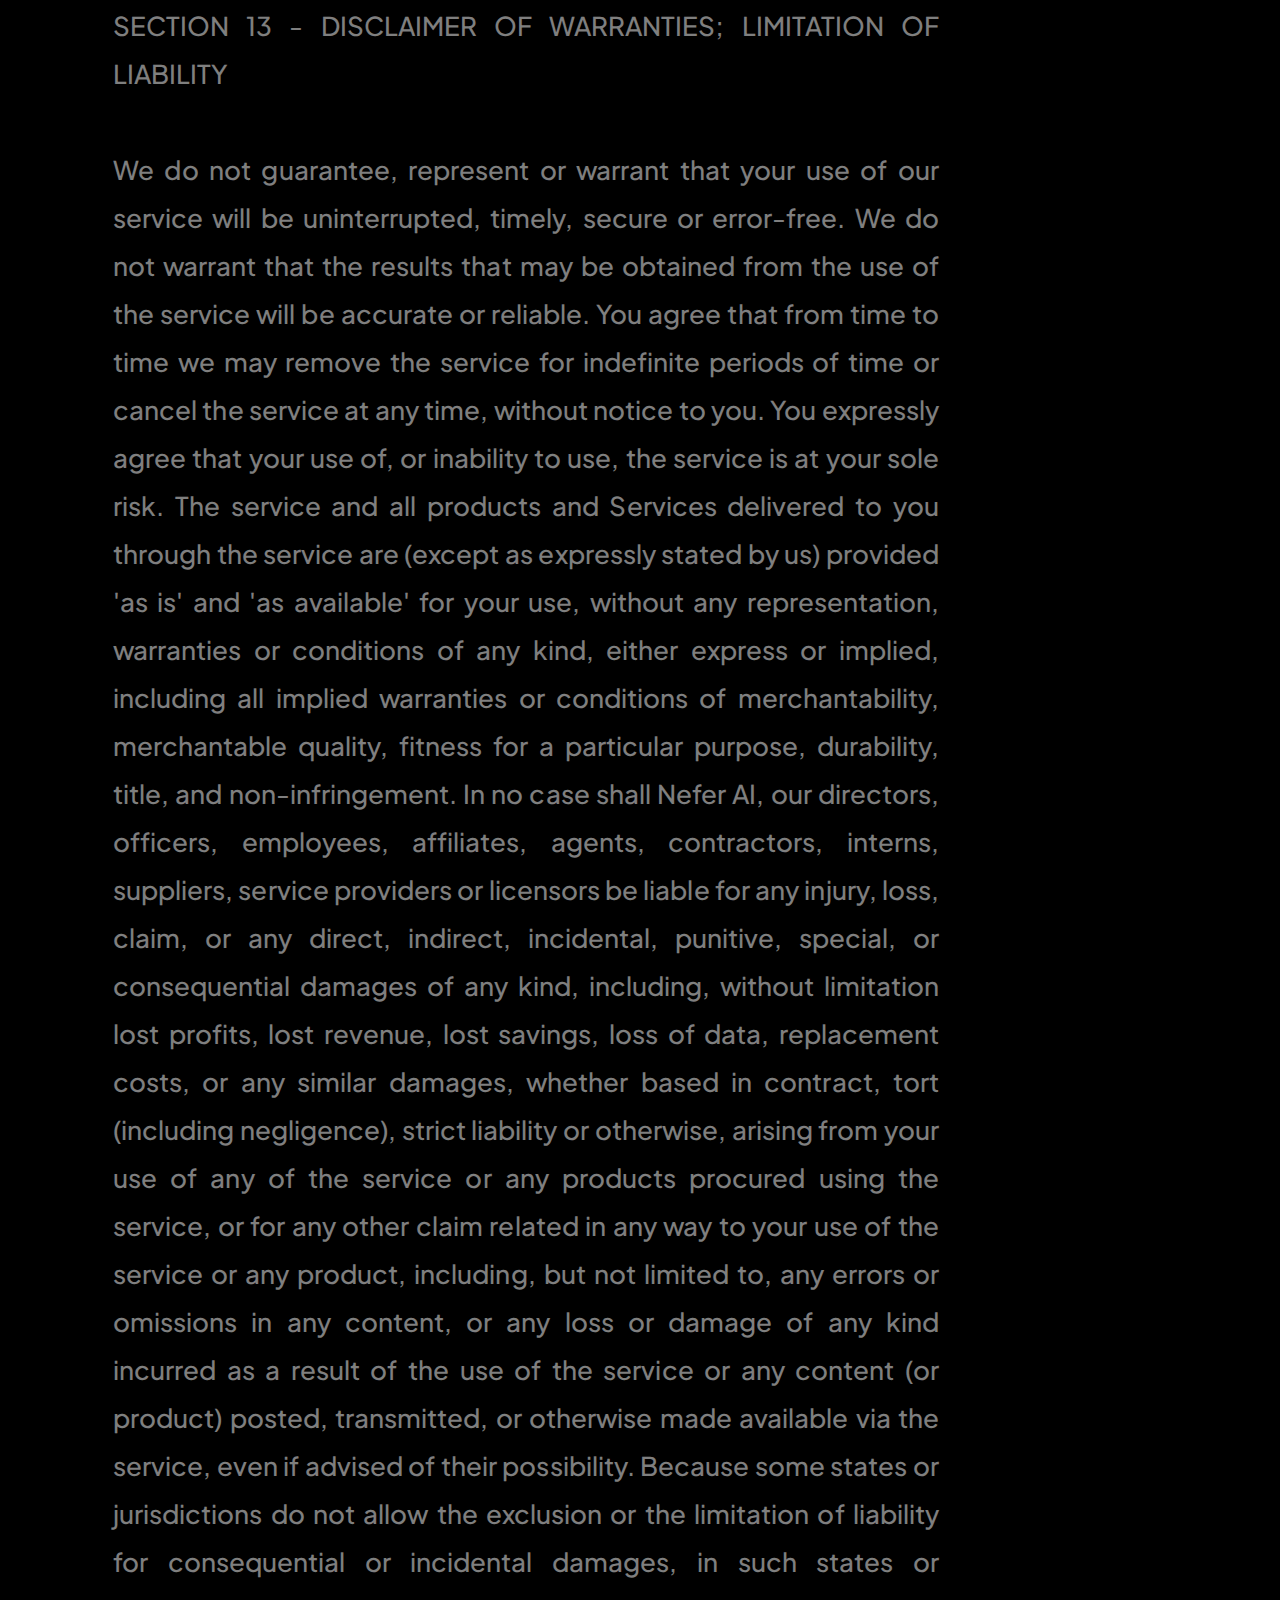
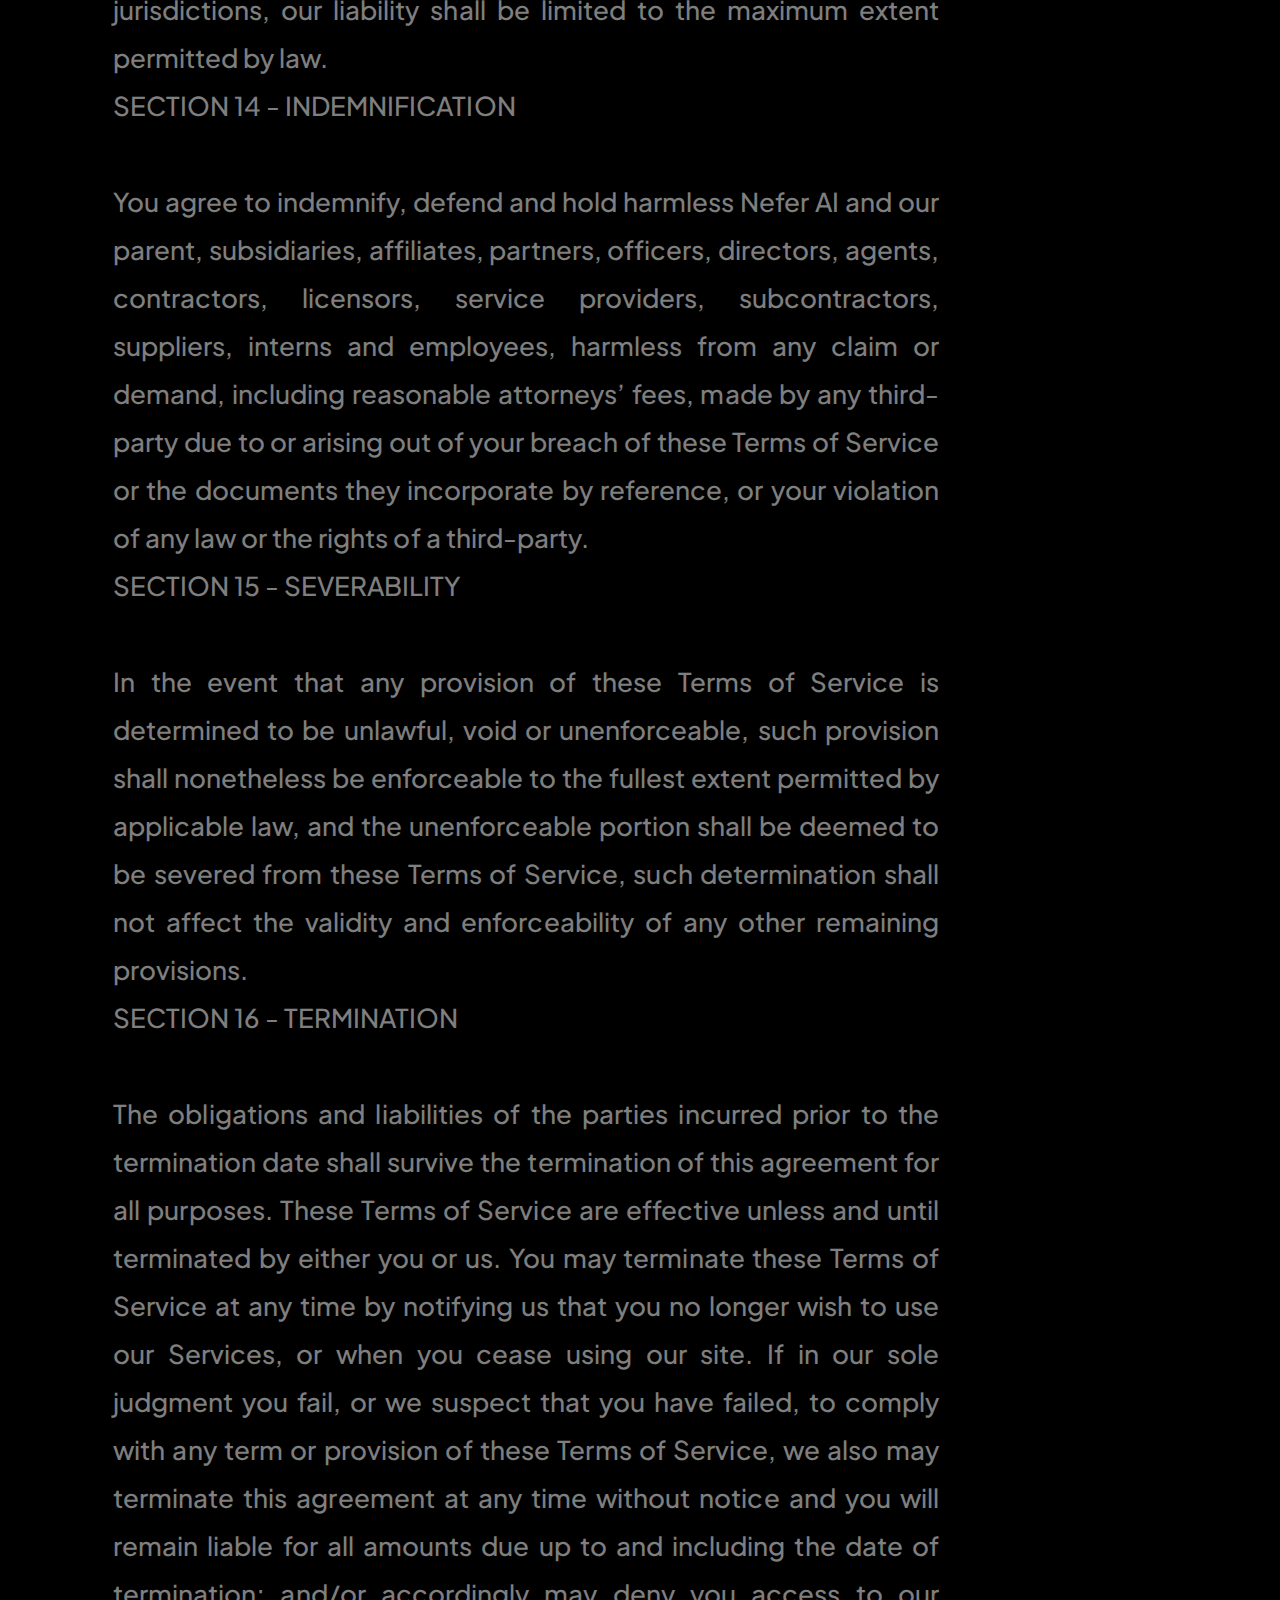
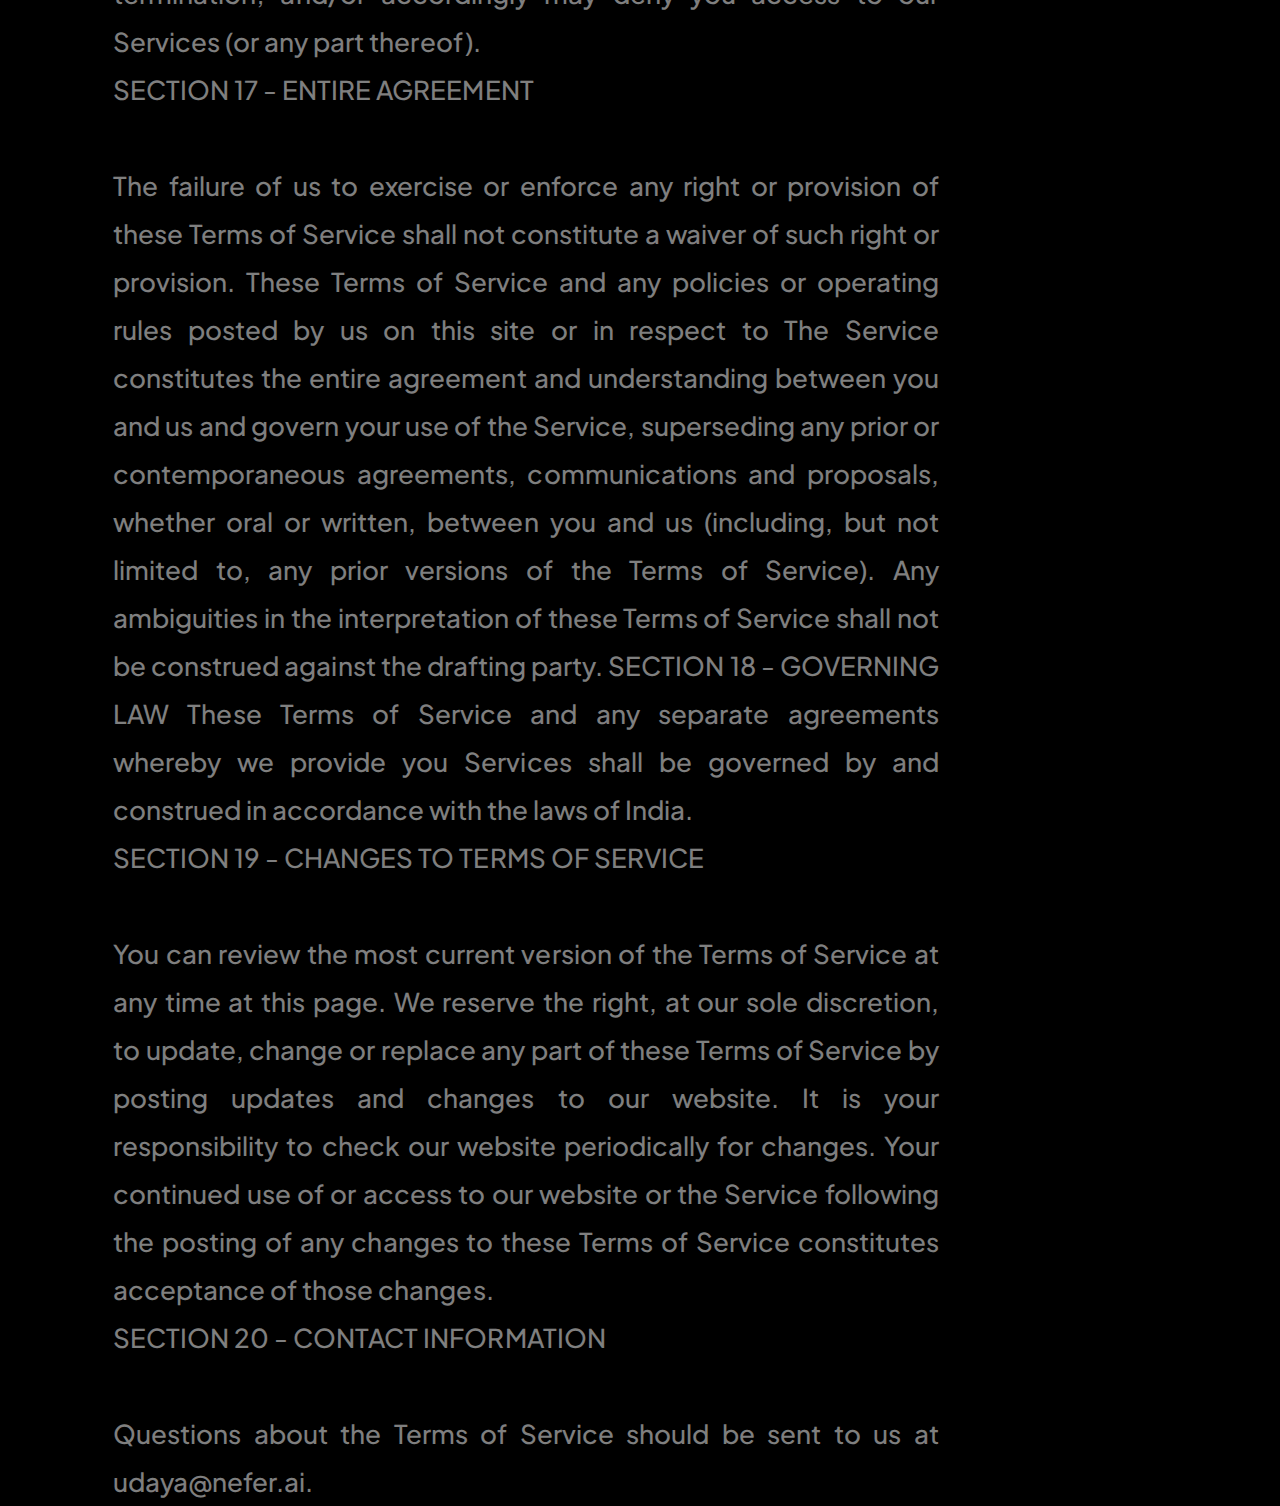
<file: nefer.ai/terms.html>
<!DOCTYPE html>
<html lang="en">

<head>
    <meta charset="UTF-8">
    <meta http-equiv="X-UA-Compatible" content="IE=edge">
    <meta name="viewport" content="width=device-width, initial-scale=1.0">
    <title>Nefer AI Terms of Service</title>
    <link
    href="img/11.png"
    rel="shortcut icon"
    type="image/x-icon"
    />
    <link href="https://fonts.googleapis.com/css2?family=Inter:wght@700;900&family=Plus+Jakarta+Sans:wght@400;700&family=Poppins:ital,wght@0,900;1,100&display=swap" rel="stylesheet">
    <link rel="stylesheet" href="css/terms.css"> <!-- Linking the external CSS file -->
</head>

<body>
    <div class="navbar transparent">
        <div class="navbar-inner-wrapper">
            <div class="navbar-brand">
              <a href="/" class="brand-logo w-inline-block"
                ><div class="brand-logo-icon">
                  <img
                    src="img/NeferLogo.png"
                    alt=""
                    class="brand-l"
                  /></div
              ></a>
            </div>
          </div>
        <div class="w-embed"><div class="branch-journeys-top"></div></div>
    </div>
    <div class="heading-401">
       <h1>Nefer AI Terms of Service</h1>
    </div>
    <div class="heading">
       overview
    </div>
    <div class="content">
        <p> 
            This website is operated by Nefer AI. Throughout the site, the terms “we”, “us” and “our” refer to Nefer AI. Nefer AI offers this website, including all information, tools and Services available from this site to you, the user, conditioned upon your acceptance of all terms, conditions, policies and notices stated here.<br>
            <br>
            By visiting our site and/ or purchasing something from us, you engage in our “Service” and agree to be bound by the following terms and conditions (“Terms of Service”, “Terms”), including those additional terms and conditions and policies referenced herein and/or available by hyperlink. These Terms of Service apply  to all users of the site, including without limitation users who are browsers, vendors, customers, merchants, and/ or contributors of content.<br>
            Please read these Terms of Service carefully before accessing or using our website. By accessing or using any part of the site, you agree to be bound by these Terms of Service. If you do not agree to all the terms and conditions of this agreement, then you may not access the website or use any Services. If these Terms of Service are considered an offer, acceptance is expressly limited to these Terms of Service.<br>
            <br>
            Any new features or tools which are added to the app shall also be subject to the Terms of Service. You can review the most current version of the Terms of Service at any time on this page. We reserve the right to update, change or replace any part of these Terms of Service by posting updates and/or changes to our website. It is your responsibility to check this page periodically for changes. Your continued use of or access to the website following the posting of any changes constitutes acceptance of those changes.<br>
            <br>
            
            SECTION 1 - <br>
            
            By agreeing to these Terms of Service, you represent that you are at least the age of majority in your state or province of residence, or that you are the age of majority in your state or province of residence and you have given us your consent to allow any of your minor dependents to use this site.<br>
            <br>
            
            You may not use our products for any illegal or unauthorized purpose nor may you, in the use of the Service, violate any laws in your jurisdiction (including but not limited to copyright laws).
            <br>
            You must not transmit any worms or viruses or any code of a destructive nature.<br>
            <br>
            A breach or violation of any of the Terms will result in an immediate termination of your Services.<br>
            <br>
            SECTION 2 - GENERAL CONDITIONS <br>
            <br>
            We reserve the right to refuse service to anyone for any reason at any time.<br>
            
            You understand that your content (not including credit card information), may be transferred unencrypted and involve (a) transmissions over various networks; and (b) changes to conform and adapt to technical requirements of connecting networks or devices. Credit card information is always encrypted during transfer over networks.
            
            You agree not to reproduce, duplicate, copy, sell, resell or exploit any portion of the Service, use of the Service, or access to the Service or any contact on the website through which the service is provided, without express written permission by us.
            
            The headings used in this agreement are included for convenience only and will not limit or otherwise affect these Terms.<br>
            <br>
            SECTION 3 - ACCURACY, COMPLETENESS AND TIMELINESS OF INFORMATION<br>
            <br>
            We are not responsible if information made available on this site is not accurate, complete or current. The material on this site is provided for general information only and should not be relied upon or used as the sole basis for making decisions without consulting primary, more accurate, more complete or more timely sources of information. Any reliance on the material on this site is at your own risk.
            
            This site may contain certain historical information. Historical information, necessarily, is not current and is provided for your reference only. We reserve the right to modify the contents of this site at any time, but we have no obligation to update any information on our site. You agree that it is your responsibility to monitor changes to our site.<br>
            <br>
            SECTION 4 - MODIFICATIONS TO THE SERVICE AND PRICES<br>
            <br>
            Prices for our products are subject to change without notice.
            
            We reserve the right at any time to modify or discontinue the Service (or any part or content thereof) without notice at any time.
            
            We shall not be liable to you or to any third-party for any modification, price change, suspension or discontinuance of the Service.<br>
            <br>
            SECTION 5 - PRODUCTS OR SERVICES (if applicable)<br>
            <br>
            We reserve the right, but are not obligated, to limit the sales of our products or Services to any person, geographic region or jurisdiction. We may exercise this right on a case-by-case basis. We reserve the right to limit the quantities of any products or Services that we offer. All descriptions of products or product pricing are subject to change at anytime without notice, at the sole discretion of us. We reserve the right to discontinue any product at any time. Any offer for any product or service made on this site is void where prohibited.
            
            We do not warrant that the quality of any products, Services, information, or other material purchased or obtained by you will meet your expectations, or that any errors in the Service will be corrected.<br>
            <br>
            SECTION 6 - ACCURACY OF BILLING AND ACCOUNT INFORMATION<br>
            <br>
            We reserve the right to refuse any order you place with us. We may, in our sole discretion, limit or cancel quantities purchased per person, per household or per order. These restrictions may include orders placed by or under the same customer account, the same credit card, and/or orders that use the same billing and/or shipping address. In the event that we make a change to or cancel an order, we may attempt to notify you by contacting the e-mail and/or billing address/phone number provided at the time the order was made. We reserve the right to limit or prohibit orders that, in our sole judgment, appear to be placed by dealers, resellers or distributors.
            You agree to provide current, complete and accurate purchase and account information for all purchases made at our store. You agree to promptly update your account and other information, including your email address and credit card numbers and expiration dates, so that we can complete your transactions and contact you as needed.
            <br>
            SECTION 7 - OPTIONAL TOOLS<br>
            <br>
            We may provide you with access to third-party tools over which we neither monitor nor have any control nor input.
            
            You acknowledge and agree that we provide access to such tools ”as is” and “as available” without any warranties, representations or conditions of any kind and without any endorsement. We shall have no liability whatsoever arising from or relating to your use of optional third-party tools.
            
            Any use by you of the optional tools offered through the site is entirely at your own risk and discretion and you should ensure that you are familiar with and approve of the terms on which tools are provided by the relevant third-party provider(s).
            
            We may also, in the future, offer new Services and/or features through the website (including, the release of new tools and resources). Such new features and/or Services shall also be subject to these Terms of Service.
            <br>
            SECTION 8 - THIRD-PARTY LINKS<br>
            <br>
            Certain content, products and Services available via our Service may include materials from third-parties.
            
            Third-party links on this site may direct you to third-party websites that are not affiliated with us. We are not responsible for examining or evaluating the content or accuracy and we do not warrant and will not have any liability or responsibility for any third-party materials or websites, or for any other materials, products, or Services of third-parties.
            
            We are not liable for any harm or damages related to the purchase or use of goods, Services, resources, content, or any other transactions made in connection with any third-party websites. Please review carefully the third-party's policies and practices and make sure you understand them before you engage in any transaction. Complaints, claims, concerns, or questions regarding third-party products should be directed to the third-party.
            <br>
            SECTION 9 - USER COMMENTS, FEEDBACK AND OTHER SUBMISSIONS<br>
            <br>
            If, at our request, you send certain specific submissions (for example contest entries) or without a request from us you send creative ideas, suggestions, proposals, plans, or other materials, whether online, by email, by postal mail, or otherwise (collectively, 'comments'), you agree that we may, at any time, without restriction, edit, copy, publish, distribute, translate and otherwise use in any medium any comments that you forward to us. We are and shall be under no obligation (1) to maintain any comments in confidence; (2) to pay compensation for any comments; or (3) to respond to any comments.
            We may, but have no obligation to, monitor, edit or remove content that we determine in our sole discretion to be unlawful, offensive, threatening, libelous, defamatory, pornographic, obscene or otherwise objectionable or violates any party’s intellectual property or these Terms of Service.
            You agree that your comments will not violate any right of any third-party, including copyright, trademark, privacy, personality or other personal or proprietary right. You further agree that your comments will not contain libelous or otherwise unlawful, abusive or obscene material, or contain any computer virus or other malware that could in any way affect the operation of the Service or any related website. You may not use a false e-mail address, pretend to be someone other than yourself, or otherwise mislead us or third-parties as to the origin of any comments. You are solely responsible for any comments you make and their accuracy. We take no responsibility and assume no liability for any comments posted by you or any third-party.
            <br>
            SECTION 10 - PERSONAL INFORMATION<br>
            <br>
            Your submission of personal information through the store is governed by our Privacy Policy. 
            <br>
            SECTION 11 - ERRORS, INACCURACIES AND OMISSIONS<br>
            <br>
            Occasionally there may be information on our site or in the Service that contains typographical errors, inaccuracies or omissions that may relate to product descriptions, pricing, promotions, offers, product shipping charges, transit times and availability. We reserve the right to correct any errors, inaccuracies or omissions, and to change or update information or cancel orders if any information in the Service or on any related website is inaccurate at any time without prior notice (including after you have submitted your order).
            
            We undertake no obligation to update, amend or clarify information in the Service or on any related website, including without limitation, pricing information, except as required by law. No specified update or refresh date applied in the Service or on any related website, should be taken to indicate that all information in the Service or on any related website has been modified or updated.
            <br>
            SECTION 12 - PROHIBITED USES<br>
            <br>
            In addition to other prohibitions as set forth in the Terms of Service, you are prohibited from using the site or its content:
            (a) for any unlawful purpose; (b) to solicit others to perform or participate in any unlawful acts; (c) to violate any international, federal, provincial or state regulations, rules, laws, or local ordinances; (d) to infringe upon or violate our intellectual property rights or the intellectual property rights of others; (e) to harass, abuse, insult, harm, defame, slander, disparage, intimidate, or discriminate based on gender, sexual orientation, religion, ethnicity, race, age, national origin, or disability; (f) to submit false or misleading information;
            (g) to upload or transmit viruses or any other type of malicious code that will or may be used in any way that will affect the functionality or operation of the Service or of any related website, other websites, or the Internet; (h) to collect or track the personal information of others; (i) to spam, phish, pharm, pretext, spider, crawl, or scrape; (j) for any obscene or immoral purpose; or (k) to interfere with or circumvent the security features of the Service or any related website, other websites, or the Internet. We reserve the right to terminate your use of the Service or any related website for violating any of the prohibited uses.
            <br>
            SECTION 13 - DISCLAIMER OF WARRANTIES; LIMITATION OF LIABILITY<br>
            <br>
            We do not guarantee, represent or warrant that your use of our service will be uninterrupted, timely, secure or error-free.
            
            We do not warrant that the results that may be obtained from the use of the service will be accurate or reliable.
            
            You agree that from time to time we may remove the service for indefinite periods of time or cancel the service at any time, without notice to you.
            You expressly agree that your use of, or inability to use, the service is at your sole risk. The service and all products and Services delivered to you through the service are (except as expressly stated by us) provided 'as is' and 'as available' for your use, without any representation, warranties or conditions of any kind, either express or implied, including all implied warranties or conditions of merchantability, merchantable quality, fitness for a particular purpose, durability, title, and non-infringement.
            In no case shall Nefer AI, our directors, officers, employees, affiliates, agents, contractors, interns, suppliers, service providers or licensors be liable for any injury, loss, claim, or any direct, indirect, incidental, punitive, special, or consequential damages of any kind, including, without limitation lost profits, lost revenue, lost savings, loss of data, replacement costs, or any similar damages, whether based in contract, tort (including negligence), strict liability or otherwise, arising from your use of any of the service or any products procured using the service, or for any other claim related in any way to your use of the service or any product, including, but not limited to, any errors or omissions in any content, or any loss or damage of any kind incurred as a result of the use of the service or any content (or product) posted, transmitted, or otherwise made available via the service, even if advised of their possibility.
            Because some states or jurisdictions do not allow the exclusion or the limitation of liability for consequential or incidental damages, in such states or jurisdictions, our liability shall be limited to the maximum extent permitted by law.
            <br>
            SECTION 14 - INDEMNIFICATION<br>
            <br>
            You agree to indemnify, defend and hold harmless Nefer AI and our parent, subsidiaries, affiliates, partners, officers, directors, agents, contractors, licensors, service providers, subcontractors, suppliers, interns and employees, harmless from any claim or demand, including reasonable attorneys’ fees, made by any third-party due to or arising out of your breach of these Terms of Service or the documents they incorporate by reference, or your violation of any law or the rights of a third-party.
            <br>
            SECTION 15 - SEVERABILITY<br>
            <br>
            In the event that any provision of these Terms of Service is determined to be unlawful, void or unenforceable, such provision shall nonetheless be enforceable to the fullest extent permitted by applicable law, and the unenforceable portion shall be deemed to be severed from these Terms of Service, such determination shall not affect the validity and enforceability of any other remaining provisions.
            <br>
            SECTION 16 - TERMINATION<br>
            <br>
            The obligations and liabilities of the parties incurred prior to the termination date shall survive the termination of this agreement for all purposes.
            
            These Terms of Service are effective unless and until terminated by either you or us. You may terminate these Terms of Service at any time by notifying us that you no longer wish to use our Services, or when you cease using our site.
            If in our sole judgment you fail, or we suspect that you have failed, to comply with any term or provision of these Terms of Service, we also may terminate this agreement at any time without notice and you will remain liable for all amounts due up to and including the date of termination; and/or accordingly may deny you access to our Services (or any part thereof).
            <br>
            SECTION 17 - ENTIRE AGREEMENT<br>
            <br>
            The failure of us to exercise or enforce any right or provision of these Terms of Service shall not constitute a waiver of such right or provision.
            
            These Terms of Service and any policies or operating rules posted by us on this site or in respect to The Service constitutes the entire agreement and understanding between you and us and govern your use of the Service, superseding any prior or contemporaneous agreements, communications and proposals, whether oral or written, between you and us (including, but not limited to, any prior versions of the Terms of Service).
            Any ambiguities in the interpretation of these Terms of Service shall not be construed against the drafting party.
            
            SECTION 18 - GOVERNING LAW
            
            These Terms of Service and any separate agreements whereby we provide you Services shall be governed by and construed in accordance with the laws of India.
            <br>
            SECTION 19 - CHANGES TO TERMS OF SERVICE<br>
            <br>
            You can review the most current version of the Terms of Service at any time at this page.
            
            We reserve the right, at our sole discretion, to update, change or replace any part of these Terms of Service by posting updates and changes to our website. It is your responsibility to check our website periodically for changes. Your continued use of or access to our website or the Service following the posting of any changes to these Terms of Service constitutes acceptance of those changes.
            <br>
            SECTION 20 - CONTACT INFORMATION<br>
            <br>
            Questions about the Terms of Service should be sent to us at udaya@nefer.ai.
            
            
        </p>






    </div>

 

    

 


</body>

</html>
</file>
